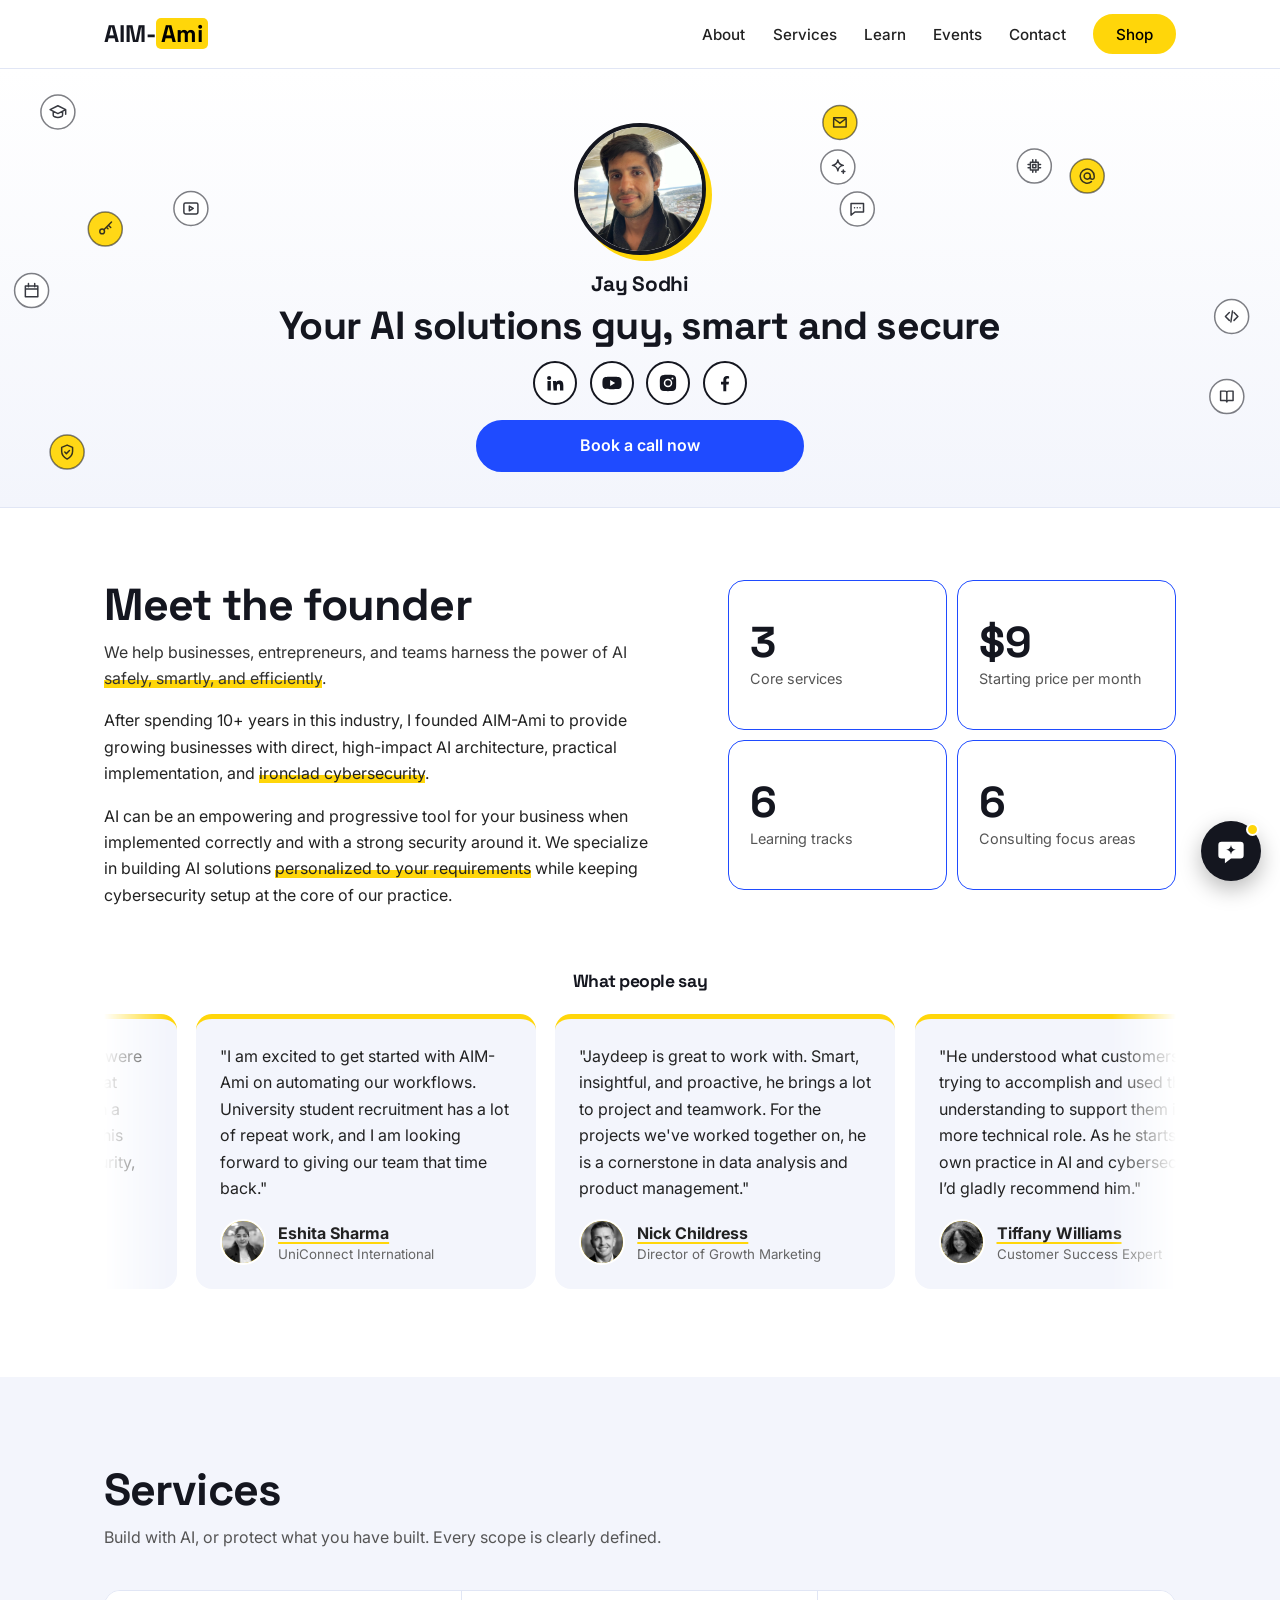
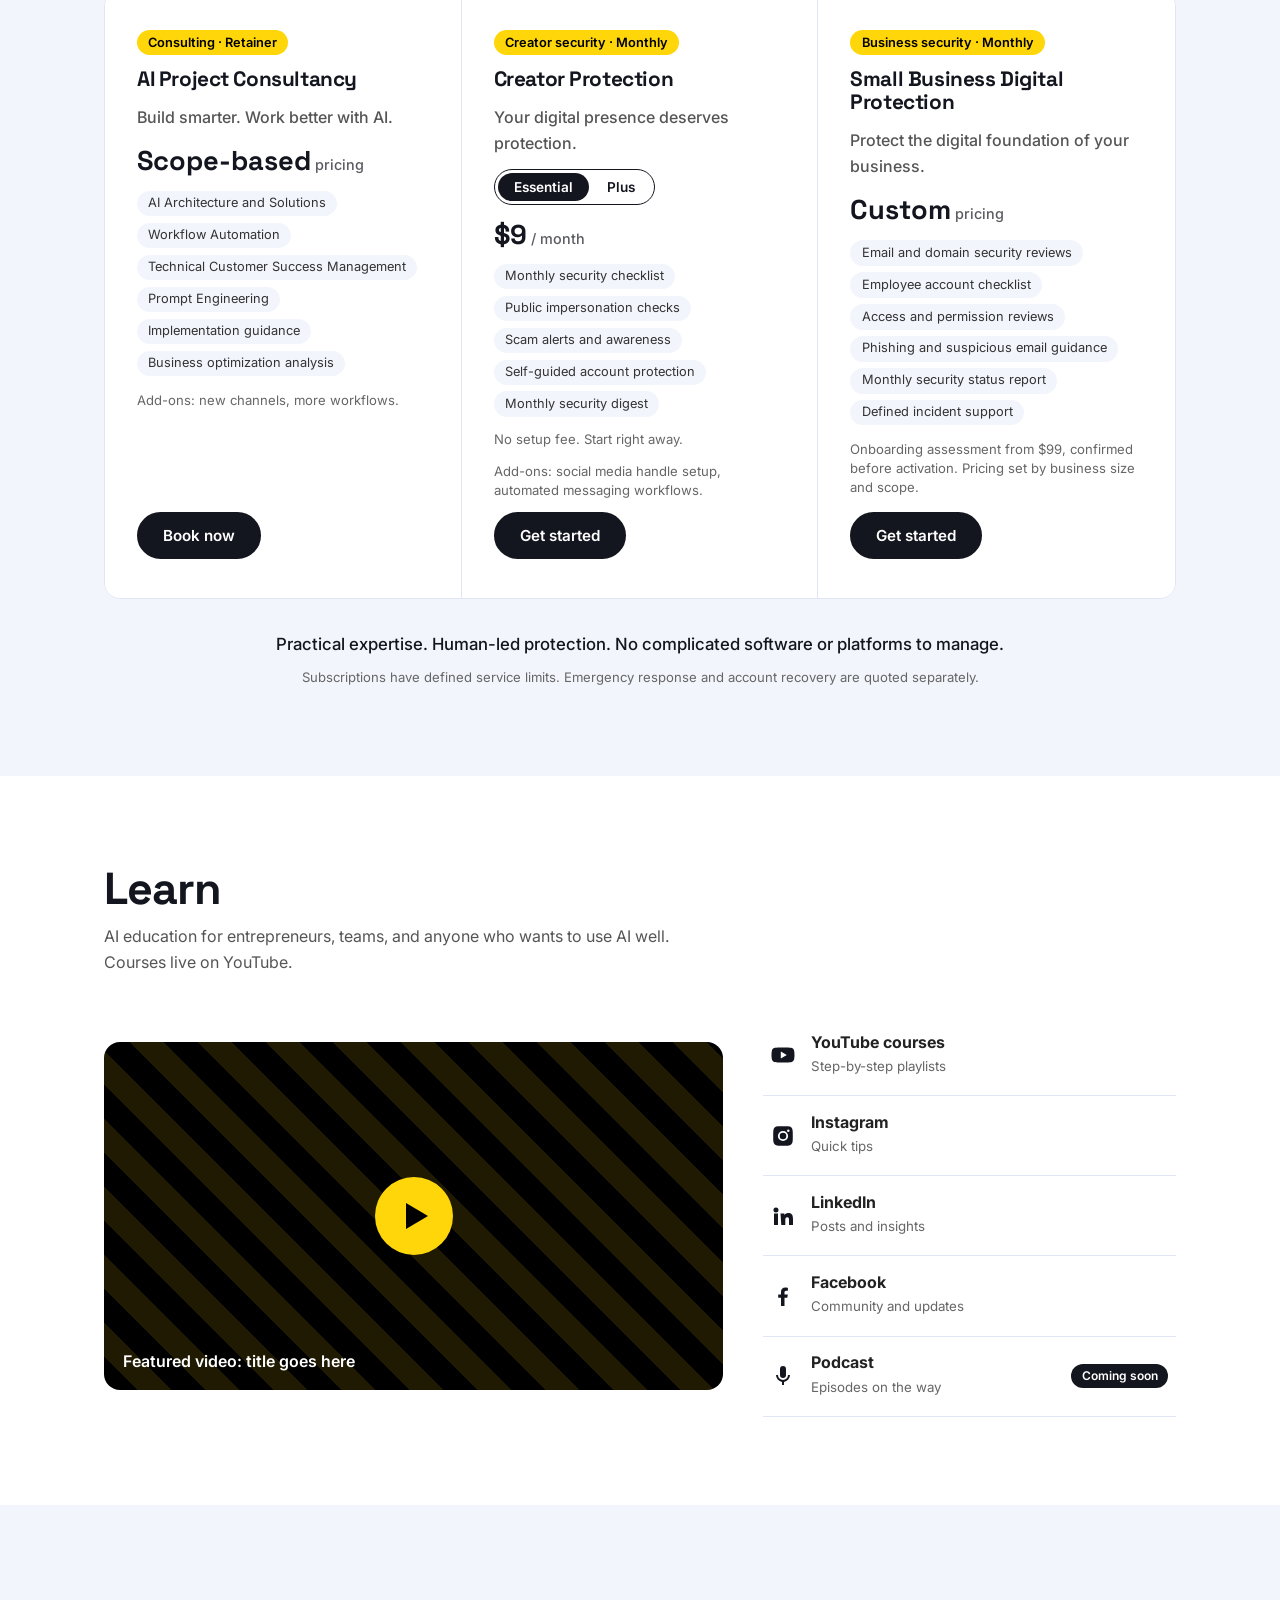
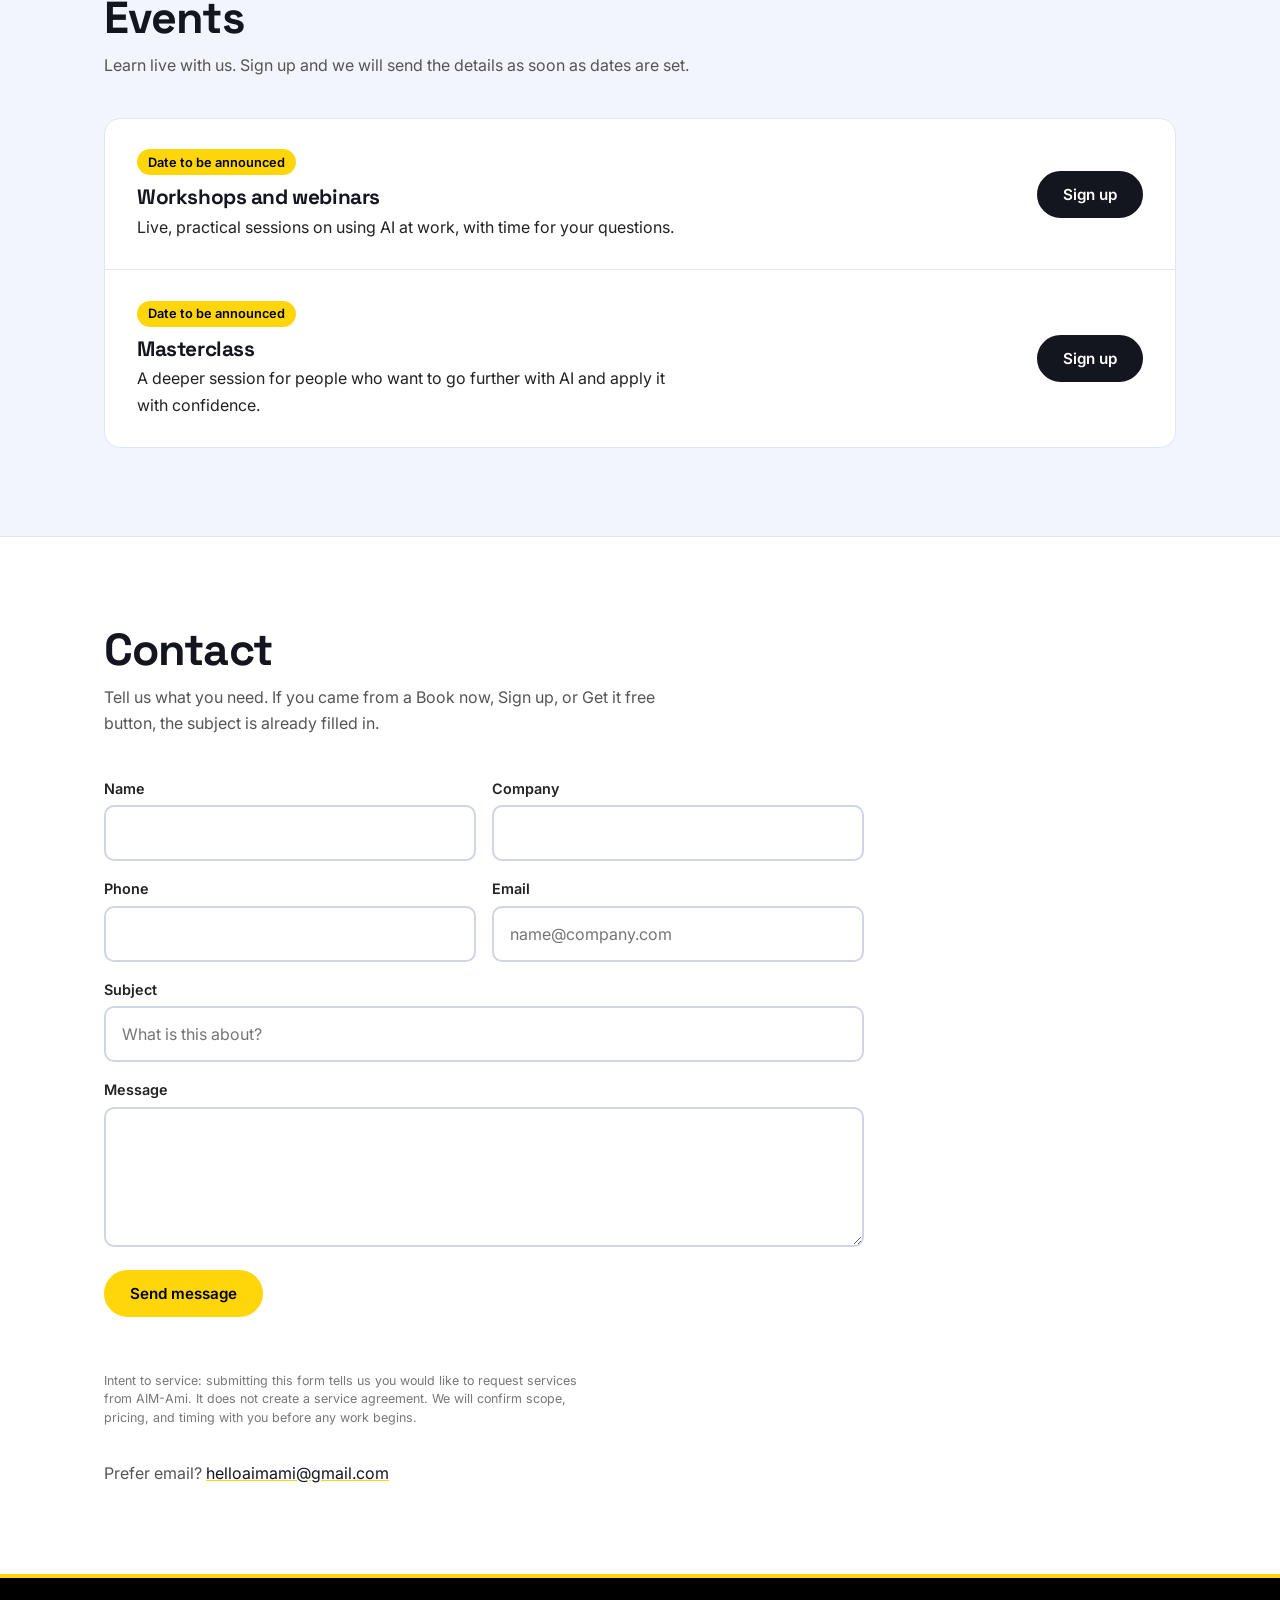
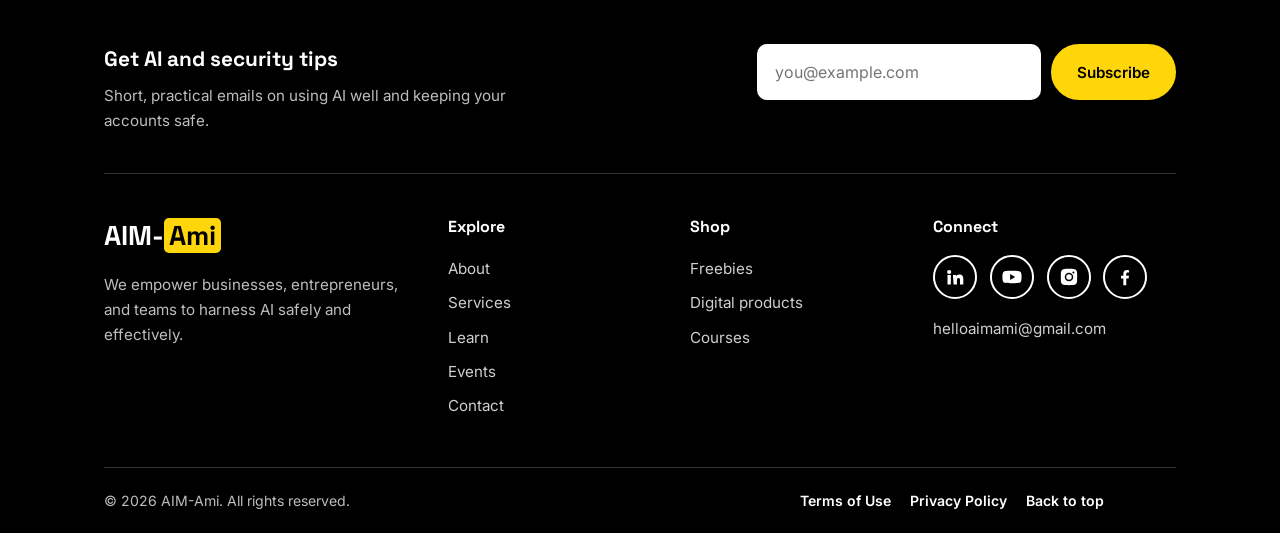
<file: index.html>
<!DOCTYPE html>
<html lang="en"><head><meta charset="utf-8"><meta name="viewport" content="width=device-width,initial-scale=1">
<title>AIM-Ami | AI architecture, cybersecurity, and education</title><meta name="description" content="AIM-Ami helps businesses, entrepreneurs, and teams use AI safely and effectively, with AI architecture help, cybersecurity for social media accounts, and AI education.">
<link rel="preconnect" href="https://fonts.googleapis.com"><link rel="preconnect" href="https://fonts.gstatic.com" crossorigin>
<link href="https://fonts.googleapis.com/css2?family=Inter:wght@400;500;600&family=Space+Grotesk:wght@500;700&display=swap" rel="stylesheet">
<!-- Google Tag Manager -->
<script>(function(w,d,s,l,i){w[l]=w[l]||[];w[l].push({'gtm.start':new Date().getTime(),event:'gtm.js'});var f=d.getElementsByTagName(s)[0],j=d.createElement(s),dl=l!='dataLayer'?'&l='+l:'';j.async=true;j.src='https://www.googletagmanager.com/gtm.js?id='+i+dl;f.parentNode.insertBefore(j,f);})(window,document,'script','dataLayer','GTM-WCK82QLB');</script>
<!-- End Google Tag Manager -->
<link rel="stylesheet" href="styles.css?v=15"></head><body>
<noscript><iframe src="https://www.googletagmanager.com/ns.html?id=GTM-WCK82QLB" height="0" width="0" style="display:none;visibility:hidden"></iframe></noscript><header class="nav"><div class="wrap">
  <a class="logo" href="#about">AIM-<b>Ami</b><i></i></a>
  <button class="burger" aria-label="Menu" aria-expanded="false">&#9776;</button>
  <ul class="links"><li><a href="#about">About</a></li><li><a href="#services">Services</a></li><li><a href="#learn">Learn</a></li><li><a href="#events">Events</a></li><li><a href="#contact">Contact</a></li><li><a class="btn shop" href="shop.html">Shop</a></li></ul>
</div></header>
<main id="top">
<section id="about"><div class="hero"><canvas id="net" aria-hidden="true"></canvas>
  <div class="wrap">
    <!-- Headshots: Jaydeep1.webp shows by default, Jaydeep2.webp fades in on hover. Both files sit in the same folder as this page -->
    <div class="head" tabindex="0"><span class="ph ph1">Photo 1</span><span class="ph ph2">Photo 2</span>
      <img class="p1" src="Jaydeep1.webp" alt="Jaydeep, founder of AIM-Ami" onerror="this.remove()"><img class="p2" src="Jaydeep2.webp" alt="" onerror="this.remove()"></div>
    <p class="founder"><b>Jay Sodhi</b></p>
    <h1>Your AI solutions guy, smart and secure</h1>
    <div class="social" aria-label="Social links"><a href="https://www.linkedin.com/in/jaydeep-sodhi/" aria-label="LinkedIn" target="_blank" rel="noopener"><svg viewBox="0 0 24 24" width="22" height="22" aria-hidden="true"><path d="M4.98 3.5a2.5 2.5 0 1 1 0 5 2.5 2.5 0 0 1 0-5zM3 9.5h4V21H3zM9.5 9.5h3.8v1.6h.1c.5-1 1.8-2 3.8-2 4 0 4.8 2.6 4.8 6V21h-4v-5c0-1.2 0-2.8-1.7-2.8s-2 1.3-2 2.7V21h-4z"/></svg></a><a href="https://www.youtube.com/@AIM-Ami" aria-label="YouTube" target="_blank" rel="noopener"><svg viewBox="0 0 24 24" width="22" height="22" aria-hidden="true"><path d="M23 7.2a3 3 0 0 0-2.1-2.1C19 4.600 12 4.600 12 4.600s-7 0-8.9.5A3 3 0 0 0 1 7.200C.5 9.100.5 12 .5 12s0 2.900.5 4.800a3 3 0 0 0 2.1 2.1c1.900.5 8.9.5 8.9.5s7 0 8.9-.5a3 3 0 0 0 2.1-2.1c.5-1.900.5-4.800.5-4.800s0-2.900-.5-4.800zM9.800 15.500v-7l6 3.500z"/></svg></a><a href="https://www.instagram.com/helloaimami/" aria-label="Instagram" target="_blank" rel="noopener"><svg viewBox="0 0 24 24" width="22" height="22" aria-hidden="true"><path d="M12 2.200c3.200 0 3.600 0 4.800.1 3.300.1 4.800 1.700 4.900 4.900.1 1.300.1 1.600.1 4.800s0 3.600-.1 4.800c-.1 3.200-1.700 4.800-4.900 4.900-1.300.1-1.600.1-4.800.1s-3.600 0-4.800-.1c-3.300-.1-4.800-1.700-4.900-4.900C2.200 15.600 2.200 15.200 2.200 12s0-3.600.1-4.800C2.400 3.900 4 2.400 7.200 2.300 8.400 2.200 8.800 2.200 12 2.200zM12 6.900a5.100 5.100 0 1 0 0 10.200 5.100 5.100 0 0 0 0-10.200zm0 8.400a3.300 3.300 0 1 1 0-6.600 3.300 3.300 0 0 1 0 6.600zm5.300-9.800a1.200 1.200 0 1 0 0 2.400 1.200 1.200 0 0 0 0-2.400z"/></svg></a><a href="https://www.facebook.com/Aim.Ami/" aria-label="Facebook" target="_blank" rel="noopener"><svg viewBox="0 0 24 24" width="22" height="22" aria-hidden="true"><path d="M13.5 22v-8.2h2.8l.5-3.3h-3.3V8.4c0-.9.4-1.7 1.8-1.7h1.6V3.9S15.6 3.6 14.3 3.6c-2.7 0-4.3 1.6-4.3 4.5v2.4H7.200v3.3H10V22z"/></svg></a></div>
    <div class="hero-cta"><a class="cta-call" href="#contact" data-subject="Discovery call (25 minutes)"><span class="cta-a">Book a call now</span><span class="cta-b">$29 fee, credited toward services</span></a></div>
  </div></div>
<div class="wrap">
  <div class="bio">
    <div>
      <h2>Meet the founder</h2>
      <!-- PLACEHOLDER: add credentials, employers, and certifications to the bio below if you want -->
      <p class="lead">We help businesses, entrepreneurs, and teams harness the power of AI <span class="mark">safely, smartly, and efficiently</span>.</p>
      <p>After spending 10+ years in this industry, I founded AIM-Ami to provide growing businesses with direct, high-impact AI architecture, practical implementation, and <span class="mark">ironclad cybersecurity</span>.</p>
      <p>AI can be an empowering and progressive tool for your business when implemented correctly and with a strong security around it. We specialize in building AI solutions <span class="mark">personalized to your requirements</span> while keeping cybersecurity setup at the core of our practice.</p>
    </div>
    <div class="stats" aria-label="At a glance">
      <div class="flip" tabindex="0"><div class="inner"><div class="face front"><b>3</b><span>Core services</span></div><div class="face back"><p>AI Project Consultancy, Creator Protection, and Small Business Digital Protection.</p></div></div></div>
      <div class="flip" tabindex="0"><div class="inner"><div class="face front"><b>$9</b><span>Starting price per month</span></div><div class="face back"><p>Creator Essential has no setup fee. Creator Plus is $19 a month.</p></div></div></div>
      <div class="flip" tabindex="0"><div class="inner"><div class="face front"><b>6</b><span>Learning tracks</span></div><div class="face back"><p>Courses in entrepreneurship, prompting, languages, and growth, plus workshops and a masterclass.</p></div></div></div>
      <div class="flip" tabindex="0"><div class="inner"><div class="face front"><b>6</b><span>Consulting focus areas</span></div><div class="face back"><p>AI architecture, workflow automation, technical customer success, prompt engineering, implementation, and business optimization.</p></div></div></div>
    </div>
  </div>
  <!-- PLACEHOLDER: SAMPLE testimonials. Replace with real, permissioned quotes. Swap the initials in .av for <img src="images/name.jpg" alt=""> to show a headshot -->
  <div class="marquee"><h3>What people say</h3>
    <div class="scroller" tabindex="0" role="region" aria-label="Testimonials, scroll sideways to read more"><div class="track"><figure class="quote"><p>"I am excited to get started with AIM-Ami on automating our workflows. University student recruitment has a lot of repeat work, and I am looking forward to giving our team that time back."</p><div class="who"><div class="av">ES<img src="Eshita.webp" alt="" style="filter:grayscale(100%);-webkit-filter:grayscale(100%)" onerror="this.remove()"></div><div><b><a class="qname" href="https://www.linkedin.com/in/jaydeep-sodhi/details/recommendations/?detailScreenTabIndex=0" target="_blank" rel="noopener">Eshita Sharma</a></b><small>UniConnect International</small></div></div></figure><figure class="quote"><p>"Jaydeep is great to work with. Smart, insightful, and proactive, he brings a lot to project and teamwork. For the projects we've worked together on, he is a cornerstone in data analysis and product management."</p><div class="who"><div class="av">NC<img src="Nick.webp" alt="" style="filter:grayscale(100%);-webkit-filter:grayscale(100%)" onerror="this.remove()"></div><div><b><a class="qname" href="https://www.linkedin.com/in/jaydeep-sodhi/details/recommendations/?detailScreenTabIndex=0" target="_blank" rel="noopener">Nick Childress</a></b><small>Director of Growth Marketing</small></div></div></figure><figure class="quote"><p>"He understood what customers were trying to accomplish and used that understanding to support them in a more technical role. As he starts his own practice in AI and cybersecurity, I’d gladly recommend him."</p><div class="who"><div class="av">TW<img src="Tiffany.webp" alt="" style="filter:grayscale(100%);-webkit-filter:grayscale(100%)" onerror="this.remove()"></div><div><b><a class="qname" href="https://www.linkedin.com/in/jaydeep-sodhi/details/recommendations/?detailScreenTabIndex=0" target="_blank" rel="noopener">Tiffany Williams</a></b><small>Customer Success Expert</small></div></div></figure></div></div></div>
</div></section>

<section id="services"><div class="wrap">
  <h2>Services</h2>
  <p class="sub">Build with AI, or protect what you have built. Every scope is clearly defined.</p>
  <div class="svc">
    <div class="panel"><span class="tag">Consulting · Retainer</span><h3>AI Project Consultancy</h3><p class="tagline">Build smarter. Work better with AI.</p>
      <div class="price">Scope-based<small> pricing</small></div>
      <div class="chips"><span>AI Architecture and Solutions</span><span>Workflow Automation</span><span>Technical Customer Success Management</span><span>Prompt Engineering</span><span>Implementation guidance</span><span>Business optimization analysis</span></div>
      <p class="micro">Add-ons: new channels, more workflows.</p>
      <a class="btn" href="#contact" data-subject="AI Project Consultancy">Book now</a></div>
    <div class="panel"><span class="tag">Creator security · Monthly</span><h3>Creator Protection</h3><p class="tagline">Your digital presence deserves protection.</p>
      <div class="seg" role="tablist" aria-label="Plan"><button type="button" role="tab" aria-selected="true" data-pane="p-ess" data-sub="Creator Protection: Essential ($9/month)">Essential</button><button type="button" role="tab" aria-selected="false" data-pane="p-plus" data-sub="Creator Protection: Plus ($19/month)">Plus</button></div>
      <div class="pane" id="p-ess" role="tabpanel"><div class="price">$9<small> / month</small></div>
        <div class="chips"><span>Monthly security checklist</span><span>Public impersonation checks</span><span>Scam alerts and awareness</span><span>Self-guided account protection</span><span>Monthly security digest</span></div>
        <p class="micro">No setup fee. Start right away.</p>
        <p class="micro">Add-ons: social media handle setup, automated messaging workflows.</p></div>
      <div class="pane" id="p-plus" role="tabpanel" hidden><div class="price">$19<small> / month</small></div>
        <div class="chips"><span>Everything in Essential</span><span>2 personal security reviews a year</span><span>Suspicious collaboration email review</span><span>Quarterly exposure review</span><span>Priority incident guidance</span></div>
        <p class="micro">$29 one-time onboarding: initial assessment and personalized setup.</p>
        <p class="micro">Add-ons: social media handle setup, automated messaging workflows.</p></div>
      <a class="btn" href="#contact" data-subject="Creator Protection: Essential ($9/month)">Get started</a></div>
    <div class="panel"><span class="tag">Business security · Monthly</span><h3>Small Business Digital Protection</h3><p class="tagline">Protect the digital foundation of your business.</p>
      <div class="price">Custom<small> pricing</small></div>
      <div class="chips"><span>Email and domain security reviews</span><span>Employee account checklist</span><span>Access and permission reviews</span><span>Phishing and suspicious email guidance</span><span>Monthly security status report</span><span>Defined incident support</span></div>
      <p class="micro">Onboarding assessment from $99, confirmed before activation. Pricing set by business size and scope.</p>
      <a class="btn" href="#contact" data-subject="Small Business Digital Protection">Get started</a></div>
  </div>
  <p class="note ctr">Practical expertise. Human-led protection. No complicated software or platforms to manage.</p>
  <p class="fine ctr">Subscriptions have defined service limits. Emergency response and account recovery are quoted separately.</p>
</div></section>

<section id="learn"><div class="wrap">
  <h2>Learn</h2>
  <p class="sub">AI education for entrepreneurs, teams, and anyone who wants to use AI well. Courses live on YouTube.</p>
  <div class="learn">
    <!-- PLACEHOLDER: link to your featured video, or replace this block with a YouTube iframe embed -->
    <a class="video" href="https://www.youtube.com/@AIM-Ami" target="_blank" rel="noopener" aria-label="Watch featured video"><div class="play"></div><span class="cap">Featured video: title goes here</span></a>
    <div class="side">
      <a class="row" href="https://www.youtube.com/@AIM-Ami" target="_blank" rel="noopener"><svg viewBox="0 0 24 24" width="22" height="22" aria-hidden="true"><path d="M23 7.2a3 3 0 0 0-2.1-2.1C19 4.600 12 4.600 12 4.600s-7 0-8.9.5A3 3 0 0 0 1 7.200C.5 9.100.5 12 .5 12s0 2.900.5 4.800a3 3 0 0 0 2.1 2.1c1.900.5 8.9.5 8.9.5s7 0 8.9-.5a3 3 0 0 0 2.1-2.1c.5-1.900.5-4.800.5-4.800s0-2.900-.5-4.800zM9.800 15.500v-7l6 3.500z"/></svg><div><b>YouTube courses</b><small>Step-by-step playlists</small></div></a>
      <a class="row" href="https://www.instagram.com/helloaimami/" target="_blank" rel="noopener"><svg viewBox="0 0 24 24" width="22" height="22" aria-hidden="true"><path d="M12 2.200c3.200 0 3.600 0 4.800.1 3.300.1 4.800 1.700 4.900 4.900.1 1.300.1 1.600.1 4.800s0 3.600-.1 4.800c-.1 3.200-1.700 4.800-4.900 4.900-1.300.1-1.600.1-4.800.1s-3.600 0-4.800-.1c-3.300-.1-4.800-1.700-4.900-4.900C2.200 15.600 2.200 15.200 2.200 12s0-3.600.1-4.800C2.400 3.900 4 2.400 7.200 2.300 8.400 2.200 8.800 2.200 12 2.200zM12 6.900a5.100 5.100 0 1 0 0 10.200 5.100 5.100 0 0 0 0-10.200zm0 8.400a3.300 3.300 0 1 1 0-6.600 3.300 3.300 0 0 1 0 6.600zm5.300-9.800a1.200 1.200 0 1 0 0 2.400 1.200 1.200 0 0 0 0-2.400z"/></svg><div><b>Instagram</b><small>Quick tips</small></div></a>
      <a class="row" href="https://www.linkedin.com/in/jaydeep-sodhi/" target="_blank" rel="noopener"><svg viewBox="0 0 24 24" width="22" height="22" aria-hidden="true"><path d="M4.98 3.5a2.5 2.5 0 1 1 0 5 2.5 2.5 0 0 1 0-5zM3 9.5h4V21H3zM9.5 9.5h3.8v1.6h.1c.5-1 1.8-2 3.8-2 4 0 4.8 2.6 4.8 6V21h-4v-5c0-1.2 0-2.8-1.7-2.8s-2 1.3-2 2.7V21h-4z"/></svg><div><b>LinkedIn</b><small>Posts and insights</small></div></a>
      <a class="row" href="https://www.facebook.com/Aim.Ami/" target="_blank" rel="noopener"><svg viewBox="0 0 24 24" width="22" height="22" aria-hidden="true"><path d="M13.5 22v-8.2h2.8l.5-3.3h-3.3V8.4c0-.9.4-1.7 1.8-1.7h1.6V3.9S15.6 3.6 14.3 3.6c-2.7 0-4.3 1.6-4.3 4.5v2.4H7.200v3.3H10V22z"/></svg><div><b>Facebook</b><small>Community and updates</small></div></a>
      <div class="row soon"><svg viewBox="0 0 24 24" width="22" height="22" aria-hidden="true"><path d="M12 14a3 3 0 0 0 3-3V5a3 3 0 0 0-6 0v6a3 3 0 0 0 3 3zm5-3a5 5 0 0 1-10 0H5a7 7 0 0 0 6 6.900V21h2v-3.100A7 7 0 0 0 19 11z"/></svg><div><b>Podcast</b><small>Episodes on the way</small></div><span class="pill">Coming soon</span></div>
    </div>
  </div>
</div></section>

<section id="events"><div class="wrap">
  <h2>Events</h2>
  <p class="sub">Learn live with us. Sign up and we will send the details as soon as dates are set.</p>
  <!-- PLACEHOLDER: add real dates, times, and topics for each event -->
  <div class="evlist">
    <div class="event"><div><span class="tag">Date to be announced</span><h3>Workshops and webinars</h3><p>Live, practical sessions on using AI at work, with time for your questions.</p></div>
      <a class="btn" href="#contact" data-subject="Event sign-up: Workshops and webinars">Sign up</a></div>
    <div class="event"><div><span class="tag">Date to be announced</span><h3>Masterclass</h3><p>A deeper session for people who want to go further with AI and apply it with confidence.</p></div>
      <a class="btn" href="#contact" data-subject="Event sign-up: Masterclass">Sign up</a></div>
  </div>
</div></section>

<section id="contact"><div class="wrap">
  <h2>Contact</h2>
  <p class="sub">Tell us what you need. If you came from a Book now, Sign up, or Get it free button, the subject is already filled in.</p>
    <form id="contact-form" action="https://formspree.io/f/xnppyqea" method="POST">
    <div><label for="name">Name</label><input id="name" name="name" required autocomplete="name"></div>
    <div><label for="company">Company</label><input id="company" name="company" autocomplete="organization"></div>
    <div><label for="phone">Phone</label><input id="phone" name="phone" type="tel" autocomplete="tel"></div>
    <div><label for="email">Email</label><input id="email" name="email" type="email" required autocomplete="email" placeholder="name@company.com"></div>
    <div class="full"><label for="subject">Subject</label><input id="subject" name="subject" placeholder="What is this about?"></div>
    <div class="full"><label for="message">Message</label><textarea id="message" name="message" required></textarea></div>
    <input class="hp" type="text" name="_gotcha" tabindex="-1" autocomplete="off" aria-hidden="true">
    <div class="full"><button class="btn" type="submit">Send message</button><div id="status" role="status"></div><p class="intent">Intent to service: submitting this form tells us you would like to request services from AIM-Ami. It does not create a service agreement. We will confirm scope, pricing, and timing with you before any work begins.</p></div>
  </form>
  <p class="mail">Prefer email? <a href="mailto:helloaimami@gmail.com">helloaimami@gmail.com</a></p>
</div></section>
</main>
<footer><div class="wrap">
  <div class="fnl">
    <div><h4>Get AI and security tips</h4><p>Short, practical emails on using AI well and keeping your accounts safe.</p></div>
    <div class="fnl-r">
      <form class="nl-form" action="https://formspree.io/f/mqppokrp" method="POST"><label class="sr" for="fnl-email">Email</label><input id="fnl-email" type="email" name="email" required placeholder="you@example.com" autocomplete="email"><input type="hidden" name="_subject" value="Newsletter sign-up"><input class="hp" type="text" name="_gotcha" tabindex="-1" autocomplete="off" aria-hidden="true"><button class="btn" type="submit">Subscribe</button></form>
      <p class="nl-status" role="status"></p></div>
  </div>
  <div class="fgrid">
    <div><a class="logo" href="#about">AIM-<b>Ami</b><i></i></a><p>We empower businesses, entrepreneurs, and teams to harness AI safely and effectively.</p></div>
    <div><h4>Explore</h4><ul><li><a href="#about">About</a></li><li><a href="#services">Services</a></li><li><a href="#learn">Learn</a></li><li><a href="#events">Events</a></li><li><a href="#contact">Contact</a></li></ul></div>
    <div><h4>Shop</h4><ul><li><a href="shop.html#freebies">Freebies</a></li><li><a href="shop.html#products">Digital products</a></li><li><a href="shop.html#courses">Courses</a></li></ul></div>
    <div><h4>Connect</h4><div class="social"><a href="https://www.linkedin.com/in/jaydeep-sodhi/" aria-label="LinkedIn" target="_blank" rel="noopener"><svg viewBox="0 0 24 24" width="22" height="22" aria-hidden="true"><path d="M4.98 3.5a2.5 2.5 0 1 1 0 5 2.5 2.5 0 0 1 0-5zM3 9.5h4V21H3zM9.5 9.5h3.8v1.6h.1c.5-1 1.8-2 3.8-2 4 0 4.8 2.6 4.8 6V21h-4v-5c0-1.2 0-2.8-1.7-2.8s-2 1.3-2 2.7V21h-4z"/></svg></a><a href="https://www.youtube.com/@AIM-Ami" aria-label="YouTube" target="_blank" rel="noopener"><svg viewBox="0 0 24 24" width="22" height="22" aria-hidden="true"><path d="M23 7.2a3 3 0 0 0-2.1-2.1C19 4.600 12 4.600 12 4.600s-7 0-8.9.5A3 3 0 0 0 1 7.200C.5 9.100.5 12 .5 12s0 2.900.5 4.800a3 3 0 0 0 2.1 2.1c1.900.5 8.9.5 8.9.5s7 0 8.9-.5a3 3 0 0 0 2.1-2.1c.5-1.900.5-4.800.5-4.800s0-2.900-.5-4.800zM9.800 15.500v-7l6 3.500z"/></svg></a><a href="https://www.instagram.com/helloaimami/" aria-label="Instagram" target="_blank" rel="noopener"><svg viewBox="0 0 24 24" width="22" height="22" aria-hidden="true"><path d="M12 2.200c3.200 0 3.600 0 4.800.1 3.300.1 4.800 1.700 4.900 4.900.1 1.300.1 1.600.1 4.800s0 3.600-.1 4.800c-.1 3.200-1.700 4.800-4.900 4.900-1.300.1-1.600.1-4.800.1s-3.600 0-4.800-.1c-3.300-.1-4.800-1.700-4.900-4.900C2.200 15.600 2.200 15.200 2.200 12s0-3.600.1-4.800C2.400 3.900 4 2.400 7.200 2.300 8.400 2.200 8.800 2.200 12 2.200zM12 6.900a5.100 5.100 0 1 0 0 10.200 5.100 5.100 0 0 0 0-10.200zm0 8.400a3.300 3.300 0 1 1 0-6.600 3.300 3.300 0 0 1 0 6.600zm5.300-9.800a1.200 1.200 0 1 0 0 2.400 1.200 1.200 0 0 0 0-2.400z"/></svg></a><a href="https://www.facebook.com/Aim.Ami/" aria-label="Facebook" target="_blank" rel="noopener"><svg viewBox="0 0 24 24" width="22" height="22" aria-hidden="true"><path d="M13.5 22v-8.2h2.8l.5-3.3h-3.3V8.4c0-.9.4-1.7 1.8-1.7h1.6V3.9S15.6 3.6 14.3 3.6c-2.7 0-4.3 1.6-4.3 4.5v2.4H7.200v3.3H10V22z"/></svg></a></div><ul><li><a href="mailto:helloaimami@gmail.com">helloaimami@gmail.com</a></li></ul></div>
  </div>
  <div class="fbar"><span>&copy; 2026 AIM-Ami. All rights reserved.</span><span class="flinks"><a href="terms.html">Terms of Use</a><a href="privacy.html">Privacy Policy</a><a href="#top">Back to top</a></span></div>
</div></footer>
<div class="nl-modal" id="nl-modal" role="dialog" aria-modal="true" aria-labelledby="nl-title" data-nl-auto="on" hidden>
  <div class="nl-box"><button class="nl-close" type="button" aria-label="Close">&times;</button>
    <h3 id="nl-title">Get AI and security tips in your inbox</h3>
    <p>Short, practical emails on using AI well and keeping your accounts safe. No spam.</p>
    <form class="nl-form" action="https://formspree.io/f/mqppokrp" method="POST"><label class="sr" for="nl-email">Email</label><input id="nl-email" type="email" name="email" required placeholder="you@example.com" autocomplete="email"><input type="hidden" name="_subject" value="Newsletter sign-up"><input class="hp" type="text" name="_gotcha" tabindex="-1" autocomplete="off" aria-hidden="true"><button class="btn" type="submit">Subscribe</button></form>
    <p class="nl-status" role="status"></p>
    <small>Unsubscribe anytime. See our <a href="privacy.html">Privacy Policy</a>.</small></div></div>
<!-- PLACEHOLDER: free chatbot goes here. Paste your chatbot embed script inside this div. -->
<div id="chatbot-slot">
  <div class="chat-teaser" id="chat-teaser" hidden><span>Chat with Aima</span><button type="button" class="chat-teaser-x" aria-label="Dismiss">&times;</button></div>
  <div class="chat-panel" role="dialog" aria-label="Chat with Aima"><b>Chat with Aima</b><p>Aima needs JavaScript to chat. You can also use the contact form.</p></div>
  <button class="chat-btn" aria-label="Chat with Aima" title="Chat with Aima"><svg viewBox="0 0 32 32" width="30" height="30" aria-hidden="true"><path d="M6 6h20a3.5 3.5 0 0 1 3.500 3.500v11A3.500 3.500 0 0 1 26 24H16l-6.500 5v-5H6a3.500 3.500 0 0 1-3.500-3.500v-11A3.500 3.500 0 0 1 6 6z" fill="#fff"/><path d="M16 9.500c.55 3.200 1.900 4.550 5.100 5.100-3.200.55-4.550 1.900-5.100 5.100-.55-3.200-1.900-4.550-5.100-5.100 3.200-.55 4.550-1.900 5.100-5.100z" fill="#14161f"/></svg><i class="chat-dot" aria-hidden="true"></i></button>
</div>
<script src="main.js?v=15"></script><script src="firebase-config.js?v=15"></script><script src="chat.js?v=15" defer></script></body></html>
</file>
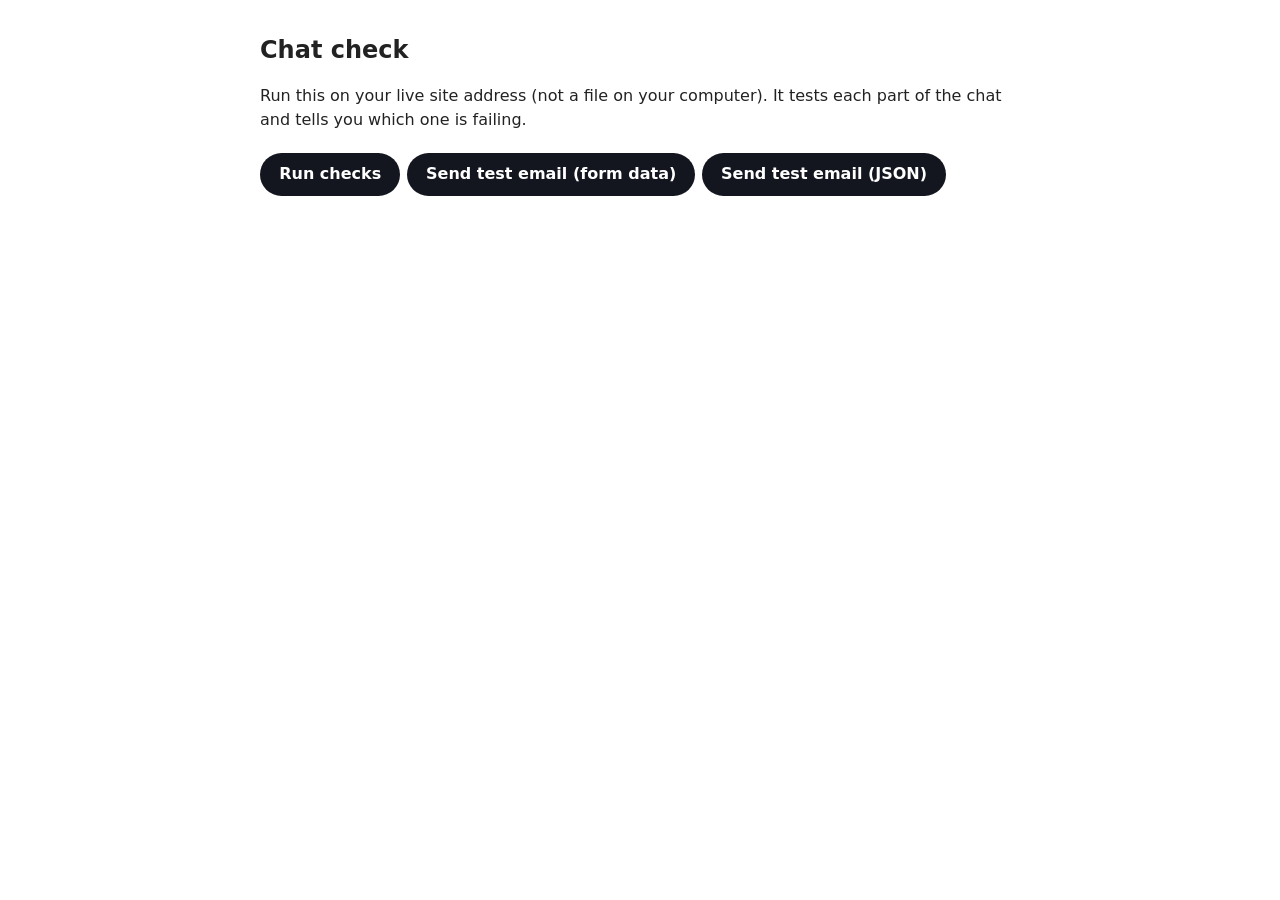
<file: chat-check.html>
<!DOCTYPE html>
<html lang="en"><head><meta charset="utf-8"><meta name="viewport" content="width=device-width,initial-scale=1"><meta name="robots" content="noindex,nofollow">
<title>Chat check | AIM-Ami</title>
<style>
body{font-family:system-ui,sans-serif;max-width:760px;margin:2rem auto;padding:0 1rem;color:#222;line-height:1.5}
h1{font-size:1.5rem}.row{border:1px solid #e1e6f5;border-radius:12px;padding:.8rem 1rem;margin:.6rem 0}
.ok b{color:#0a7a2f}.bad b{color:#b00020}.wait b{color:#777}.hint{color:#555;font-size:.9rem;margin-top:.3rem}
code{background:#f3f5fc;padding:.1rem .35rem;border-radius:6px;word-break:break-all}
button{font:inherit;font-weight:600;background:#14161f;color:#fff;border:0;border-radius:999px;padding:.6rem 1.2rem;cursor:pointer;margin:.3rem .4rem .3rem 0}button:hover{background:#1F4BFF}
</style></head><body>
<h1>Chat check</h1>
<p>Run this on your live site address (not a file on your computer). It tests each part of the chat and tells you which one is failing.</p>
<button id="run" type="button">Run checks</button><button id="mail" type="button">Send test email (form data)</button><button id="mailjson" type="button">Send test email (JSON)</button>
<div id="out"></div>
<script src="firebase-config.js"></script>
<script type="module">
const CFG=window.AIM_CONFIG||{},FB=CFG.firebase||{},SDK='https://www.gstatic.com/firebasejs/'+(CFG.sdk||'12.15.0')+'/',out=document.getElementById('out');
const row=(t)=>{const d=document.createElement('div');d.className='row wait';d.innerHTML='<b>...</b> '+t;out.appendChild(d);return(ok,msg,hint)=>{d.className='row '+(ok?'ok':'bad');d.innerHTML='<b>'+(ok?'Pass':'Fail')+'</b> '+t+(msg?': <code></code>':'')+(hint&&!ok?'<div class="hint">'+hint+'</div>':'');if(msg)d.querySelector('code').textContent=msg}};
const code=e=>e&&(e.code||e.message)||String(e);
function explain(m){
  if(/are blocked|API_KEY_SERVICE_BLOCKED/i.test(m)&&/referer|referrer/i.test(m))return 'Your API key only allows certain websites. In Google Cloud console > APIs & Services > Credentials, open the key from firebase-config.js and add your site address (for example https://yourname.github.io/*) under Website restrictions.';
  if(/are blocked|API_KEY_SERVICE_BLOCKED/i.test(m))return 'Your Firebase API key is restricted and is not allowed to call the AI service. In Google Cloud console > APIs & Services > Credentials, open the key named in firebase-config.js, and under API restrictions add <b>Firebase AI Logic API</b> (firebasevertexai.googleapis.com). Save, wait about 5 minutes, then run the check again.';
  if(/deactivated|must enforce/i.test(m))return 'Firebase AI Logic needs App Check enforced. In Firebase > App Check > APIs, enforce App Check for Firebase AI Logic, then run the check again.';
  if(/app ?check/i.test(m))return 'The AI service rejected the App Check token. In Firebase > App Check, confirm your web app is registered with reCAPTCHA Enterprise, and that this site address is allowed for the reCAPTCHA key.';
  if(/genai config not found/i.test(m))return 'Finish the AI setup: Firebase console > AI Logic > Get started > choose <b>Gemini Developer API</b> and enable it. If you just did this, wait a few minutes and try again.';
  if(/API key not valid/i.test(m))return 'The apiKey in firebase-config.js is not valid for this project. Copy the web app config again from Project settings.';
  if(/has not been used|SERVICE_DISABLED|is disabled/i.test(m))return 'Enable the <b>Firebase AI Logic API</b> (firebasevertexai.googleapis.com) in Google Cloud console > APIs & Services > Library for project '+FB.projectId+'.';
  if(/429|quota|RESOURCE_EXHAUSTED/i.test(m))return 'The free quota or rate limit was reached. Wait a minute and retry. Check usage in Firebase > AI Logic.';
  if(/model|404|not found/i.test(m))return 'The model name may be wrong or retired. Change aiModel in firebase-config.js (for example gemini-2.5-flash-lite) and retry.';
  if(/Failed to fetch|NetworkError|Load failed/i.test(m))return 'The browser could not reach the AI service. Try without an ad blocker or VPN.';
  return 'Read the message above. It usually names the exact problem.'}
document.getElementById('run').onclick=async()=>{
  out.innerHTML='';
  let r=row('Page address');const o=location.origin;
  r(location.protocol==='https:'||location.hostname==='localhost',o,'Open this page from your https:// site address. A file on your computer cannot use Firebase sign-in or reCAPTCHA.');
  r=row('Firebase settings');const ok=!!(FB.apiKey&&FB.projectId&&!String(FB.apiKey).includes('PASTE'));r(ok,FB.projectId,'Fill in firebase-config.js.');if(!ok)return;
  let m,app,auth,fs,chk;
  r=row('Load Firebase');try{m=await Promise.all([import(SDK+'firebase-app.js'),import(SDK+'firebase-auth.js'),import(SDK+'firebase-firestore.js')]);app=m[0].initializeApp(FB);auth=m[1].getAuth(app);fs=m[2];r(true,'SDK '+(CFG.sdk||''))}catch(e){r(false,code(e),'The browser could not load Firebase from gstatic.com. Check your connection or an ad blocker.');return}
  const ac=CFG.appCheck||{};
  if(ac.siteKey){r=row('App Check (reCAPTCHA)');try{chk=await import(SDK+'firebase-app-check.js');const ap=chk.initializeAppCheck(app,{provider:new chk.ReCaptchaEnterpriseProvider(ac.siteKey),isTokenAutoRefreshEnabled:true});const t=await chk.getToken(ap);r(!!t.token,'token received')}catch(e){r(false,code(e),'Check that the reCAPTCHA key is a reCAPTCHA Enterprise key (your chat uses the Enterprise provider), that this site address is listed in the key\'s domains, and that your web app is registered in Firebase > App Check with the matching secret key.')}}
  r=row('Anonymous sign-in (used by live chat)');try{await m[1].signInAnonymously(auth);r(true,'uid '+auth.currentUser.uid)}catch(e){r(false,code(e),'In Firebase > Authentication > Sign-in method, enable <b>Anonymous</b>. If the error mentions App Check, see the App Check step.');}
  r=row('Firestore: read agent status');try{await fs.getDoc(fs.doc(fs.getFirestore(app),'presence','admin'));r(true,'read ok')}catch(e){r(false,code(e),'Create the Firestore database (Build > Firestore Database) and publish the rules from firestore.rules.')}
  r=row('Firestore: create a chat');try{const db=fs.getFirestore(app),ref=await fs.addDoc(fs.collection(db,'chats'),{uid:auth.currentUser.uid,name:'Diagnostic test',email:'test@example.com',createdAt:fs.serverTimestamp(),lastMessageAt:fs.serverTimestamp(),status:'open',unreadAdmin:true,page:'chat-check.html',aiTranscript:''});await fs.updateDoc(ref,{status:'closed',unreadAdmin:true});r(true,'created '+ref.id+' (you will see it as closed in the admin page)')}catch(e){r(false,code(e),'Usually the rules are missing or not published. Paste firestore.rules into Firebase > Firestore > Rules and publish.')}
  r=row('Aima (Gemini through Firebase AI Logic)');try{const ai=await import(SDK+'firebase-ai.js');const model=ai.getGenerativeModel(ai.getAI(app,{backend:new ai.GoogleAIBackend()}),{model:CFG.aiModel||'gemini-2.5-flash'});const res=await model.generateContent('Reply with the single word ok');r(true,res.response.text().slice(0,40))}catch(e){const msg=String((e&&e.message)||e),cd=e&&e.customData,det=cd?' | status '+(cd.status||'')+' '+(cd.statusText||'')+(cd.errorDetails?' | '+JSON.stringify(cd.errorDetails).slice(0,400):''):'';r(false,((e&&e.code)||'')+': '+msg.slice(0,600)+det,explain(msg+det))}
};
const FORM=(CFG.liveAgentFormUrl)||'https://formspree.io/f/mqpqqwbo';
async function testMail(kind){
  const r=row('Formspree test email ('+kind+') to '+FORM.split('/').pop());
  const fields={name:'Chat check',email:'test@example.com',_subject:'Live agent request: test ('+kind+')',message:'Test of the live agent email using the '+kind+' style. If you got this, notifications work.'};
  try{
    let opts;
    if(kind==='form data'){const fd=new FormData();Object.entries(fields).forEach(([k,v])=>fd.append(k,v));opts={method:'POST',body:fd,headers:{Accept:'application/json'}}}
    else opts={method:'POST',headers:{'Content-Type':'application/json',Accept:'application/json'},body:JSON.stringify(fields)};
    const x=await fetch(FORM,opts),txt=await x.text();
    r(x.ok,'HTTP '+x.status+' '+txt.slice(0,300),'Formspree refused it. Read the message above: it names the problem (for example the form does not exist, needs confirming, or has reCAPTCHA or domain restrictions turned on).');
  }catch(e){r(false,code(e),'The request was blocked before reaching Formspree (network, an ad blocker, or CORS).')}}
document.getElementById('mail').onclick=()=>testMail('form data');
document.getElementById('mailjson').onclick=()=>testMail('JSON');
</script></body></html>
</file>
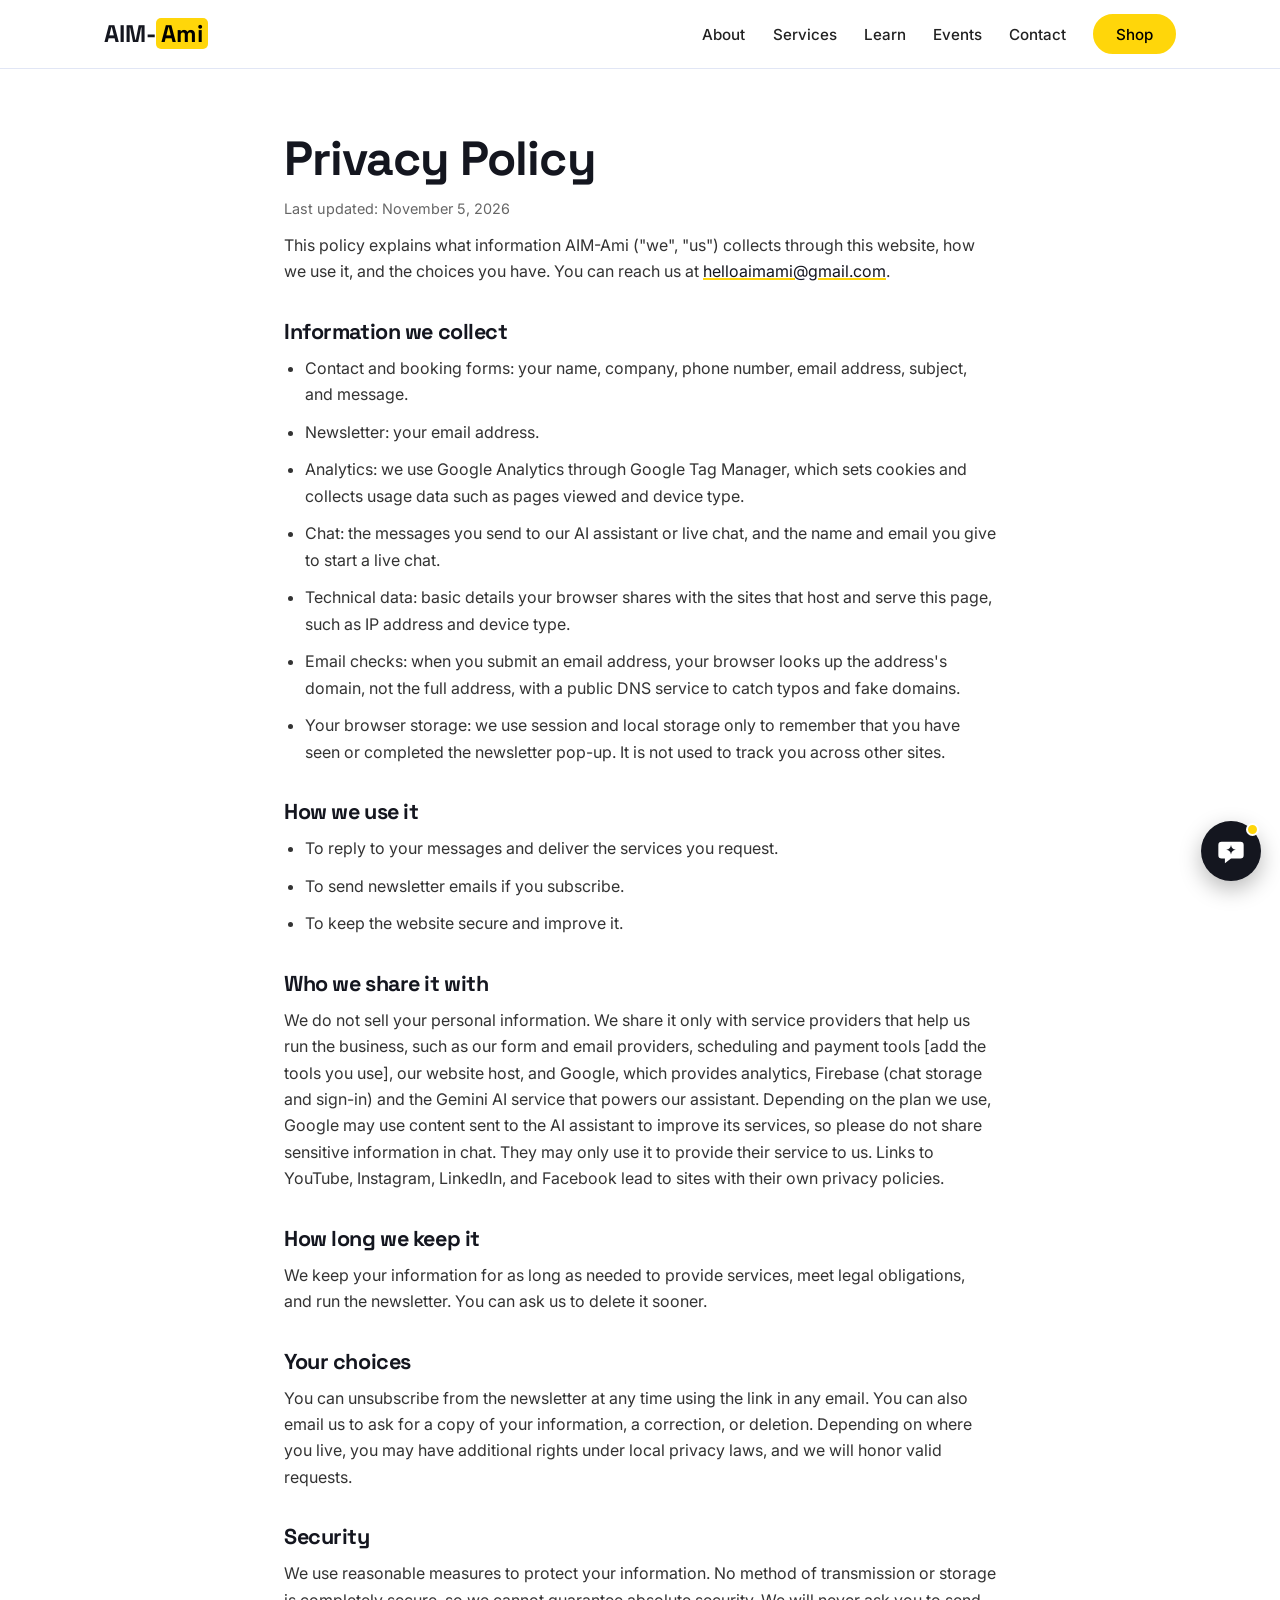
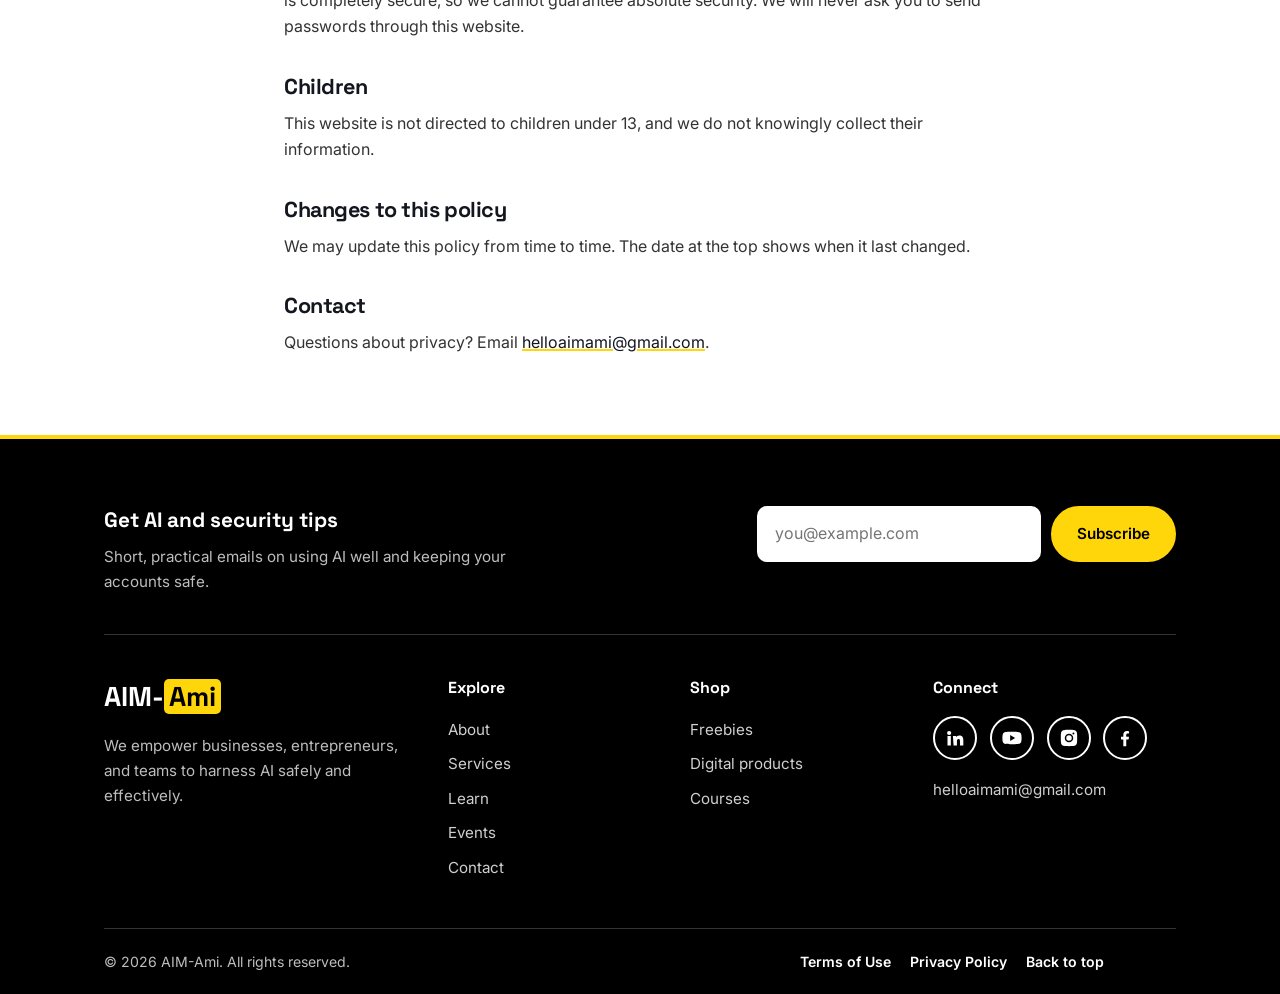
<file: privacy.html>
<!DOCTYPE html>
<html lang="en"><head><meta charset="utf-8"><meta name="viewport" content="width=device-width,initial-scale=1">
<title>Privacy Policy | AIM-Ami</title><meta name="description" content="How AIM-Ami collects, uses, and protects your information.">
<link rel="preconnect" href="https://fonts.googleapis.com"><link rel="preconnect" href="https://fonts.gstatic.com" crossorigin>
<link href="https://fonts.googleapis.com/css2?family=Inter:wght@400;500;600&family=Space+Grotesk:wght@500;700&display=swap" rel="stylesheet">
<!-- Google Tag Manager -->
<script>(function(w,d,s,l,i){w[l]=w[l]||[];w[l].push({'gtm.start':new Date().getTime(),event:'gtm.js'});var f=d.getElementsByTagName(s)[0],j=d.createElement(s),dl=l!='dataLayer'?'&l='+l:'';j.async=true;j.src='https://www.googletagmanager.com/gtm.js?id='+i+dl;f.parentNode.insertBefore(j,f);})(window,document,'script','dataLayer','GTM-WCK82QLB');</script>
<!-- End Google Tag Manager -->
<link rel="stylesheet" href="styles.css?v=9"></head><body>
<noscript><iframe src="https://www.googletagmanager.com/ns.html?id=GTM-WCK82QLB" height="0" width="0" style="display:none;visibility:hidden"></iframe></noscript><header class="nav"><div class="wrap">
  <a class="logo" href="index.html">AIM-<b>Ami</b><i></i></a>
  <button class="burger" aria-label="Menu" aria-expanded="false">&#9776;</button>
  <ul class="links"><li><a href="index.html#about">About</a></li><li><a href="index.html#services">Services</a></li><li><a href="index.html#learn">Learn</a></li><li><a href="index.html#events">Events</a></li><li><a href="index.html#contact">Contact</a></li><li><a class="btn shop" href="shop.html">Shop</a></li></ul>
</div></header><main id="top"><div class="wrap legal"><h1>Privacy Policy</h1><p class="upd">Last updated: November 5, 2026</p>
<!-- PLACEHOLDER: this is a starter template. Have a lawyer review it and fill in the bracketed items before launch -->

<p>This policy explains what information AIM-Ami ("we", "us") collects through this website, how we use it, and the choices you have. You can reach us at <a href="mailto:helloaimami@gmail.com">helloaimami@gmail.com</a>.</p>
<h2>Information we collect</h2>
<ul><li>Contact and booking forms: your name, company, phone number, email address, subject, and message.</li>
<li>Newsletter: your email address.</li>
<li>Analytics: we use Google Analytics through Google Tag Manager, which sets cookies and collects usage data such as pages viewed and device type.</li>
<li>Chat: the messages you send to our AI assistant or live chat, and the name and email you give to start a live chat.</li>
<li>Technical data: basic details your browser shares with the sites that host and serve this page, such as IP address and device type.</li>
<li>Email checks: when you submit an email address, your browser looks up the address's domain, not the full address, with a public DNS service to catch typos and fake domains.</li>
<li>Your browser storage: we use session and local storage only to remember that you have seen or completed the newsletter pop-up. It is not used to track you across other sites.</li></ul>
<h2>How we use it</h2>
<ul><li>To reply to your messages and deliver the services you request.</li>
<li>To send newsletter emails if you subscribe.</li>
<li>To keep the website secure and improve it.</li></ul>
<h2>Who we share it with</h2>
<p>We do not sell your personal information. We share it only with service providers that help us run the business, such as our form and email providers, scheduling and payment tools [add the tools you use], our website host, and Google, which provides analytics, Firebase (chat storage and sign-in) and the Gemini AI service that powers our assistant. Depending on the plan we use, Google may use content sent to the AI assistant to improve its services, so please do not share sensitive information in chat. They may only use it to provide their service to us. Links to YouTube, Instagram, LinkedIn, and Facebook lead to sites with their own privacy policies.</p>
<h2>How long we keep it</h2>
<p>We keep your information for as long as needed to provide services, meet legal obligations, and run the newsletter. You can ask us to delete it sooner.</p>
<h2>Your choices</h2>
<p>You can unsubscribe from the newsletter at any time using the link in any email. You can also email us to ask for a copy of your information, a correction, or deletion. Depending on where you live, you may have additional rights under local privacy laws, and we will honor valid requests.</p>
<h2>Security</h2>
<p>We use reasonable measures to protect your information. No method of transmission or storage is completely secure, so we cannot guarantee absolute security. We will never ask you to send passwords through this website.</p>
<h2>Children</h2>
<p>This website is not directed to children under 13, and we do not knowingly collect their information.</p>
<h2>Changes to this policy</h2>
<p>We may update this policy from time to time. The date at the top shows when it last changed.</p>
<h2>Contact</h2>
<p>Questions about privacy? Email <a href="mailto:helloaimami@gmail.com">helloaimami@gmail.com</a>.</p></div></main><footer><div class="wrap">
  <div class="fnl">
    <div><h4>Get AI and security tips</h4><p>Short, practical emails on using AI well and keeping your accounts safe.</p></div>
    <div class="fnl-r">
      <form class="nl-form" action="https://formspree.io/f/mqppokrp" method="POST"><label class="sr" for="fnl-email">Email</label><input id="fnl-email" type="email" name="email" required placeholder="you@example.com" autocomplete="email"><input type="hidden" name="_subject" value="Newsletter sign-up"><input class="hp" type="text" name="_gotcha" tabindex="-1" autocomplete="off" aria-hidden="true"><button class="btn" type="submit">Subscribe</button></form>
      <p class="nl-status" role="status"></p></div>
  </div>
  <div class="fgrid">
    <div><a class="logo" href="index.html#about">AIM-<b>Ami</b><i></i></a><p>We empower businesses, entrepreneurs, and teams to harness AI safely and effectively.</p></div>
    <div><h4>Explore</h4><ul><li><a href="index.html#about">About</a></li><li><a href="index.html#services">Services</a></li><li><a href="index.html#learn">Learn</a></li><li><a href="index.html#events">Events</a></li><li><a href="index.html#contact">Contact</a></li></ul></div>
    <div><h4>Shop</h4><ul><li><a href="shop.html#freebies">Freebies</a></li><li><a href="shop.html#products">Digital products</a></li><li><a href="shop.html#courses">Courses</a></li></ul></div>
    <div><h4>Connect</h4><div class="social"><a href="https://www.linkedin.com/in/jaydeep-sodhi/" aria-label="LinkedIn" target="_blank" rel="noopener"><svg viewBox="0 0 24 24" width="22" height="22" aria-hidden="true"><path d="M4.98 3.5a2.5 2.5 0 1 1 0 5 2.5 2.5 0 0 1 0-5zM3 9.5h4V21H3zM9.5 9.5h3.8v1.6h.1c.5-1 1.8-2 3.8-2 4 0 4.8 2.6 4.8 6V21h-4v-5c0-1.2 0-2.8-1.7-2.8s-2 1.3-2 2.7V21h-4z"/></svg></a><a href="https://www.youtube.com/@AIM-Ami" aria-label="YouTube" target="_blank" rel="noopener"><svg viewBox="0 0 24 24" width="22" height="22" aria-hidden="true"><path d="M23 7.2a3 3 0 0 0-2.1-2.1C19 4.600 12 4.600 12 4.600s-7 0-8.9.5A3 3 0 0 0 1 7.200C.5 9.100.5 12 .5 12s0 2.900.5 4.800a3 3 0 0 0 2.1 2.1c1.900.5 8.9.5 8.9.5s7 0 8.9-.5a3 3 0 0 0 2.1-2.1c.5-1.900.5-4.800.5-4.800s0-2.900-.5-4.800zM9.800 15.500v-7l6 3.500z"/></svg></a><a href="https://www.instagram.com/helloaimami/" aria-label="Instagram" target="_blank" rel="noopener"><svg viewBox="0 0 24 24" width="22" height="22" aria-hidden="true"><path d="M12 2.200c3.200 0 3.600 0 4.800.1 3.300.1 4.800 1.700 4.900 4.900.1 1.300.1 1.600.1 4.800s0 3.600-.1 4.800c-.1 3.200-1.700 4.800-4.900 4.900-1.300.1-1.600.1-4.800.1s-3.600 0-4.800-.1c-3.300-.1-4.800-1.700-4.900-4.900C2.200 15.600 2.200 15.200 2.200 12s0-3.600.1-4.800C2.400 3.900 4 2.400 7.200 2.300 8.400 2.200 8.800 2.200 12 2.200zM12 6.900a5.100 5.100 0 1 0 0 10.200 5.100 5.100 0 0 0 0-10.200zm0 8.400a3.300 3.300 0 1 1 0-6.600 3.300 3.300 0 0 1 0 6.600zm5.300-9.800a1.200 1.200 0 1 0 0 2.400 1.200 1.200 0 0 0 0-2.400z"/></svg></a><a href="https://www.facebook.com/Aim.Ami/" aria-label="Facebook" target="_blank" rel="noopener"><svg viewBox="0 0 24 24" width="22" height="22" aria-hidden="true"><path d="M13.5 22v-8.2h2.8l.5-3.3h-3.3V8.4c0-.9.4-1.7 1.8-1.7h1.6V3.9S15.6 3.6 14.3 3.6c-2.7 0-4.3 1.6-4.3 4.5v2.4H7.200v3.3H10V22z"/></svg></a></div><ul><li><a href="mailto:helloaimami@gmail.com">helloaimami@gmail.com</a></li></ul></div>
  </div>
  <div class="fbar"><span>&copy; 2026 AIM-Ami. All rights reserved.</span><span class="flinks"><a href="terms.html">Terms of Use</a><a href="privacy.html">Privacy Policy</a><a href="#top">Back to top</a></span></div>
</div></footer>
<div class="nl-modal" id="nl-modal" role="dialog" aria-modal="true" aria-labelledby="nl-title" data-nl-auto="off" hidden>
  <div class="nl-box"><button class="nl-close" type="button" aria-label="Close">&times;</button>
    <h3 id="nl-title">Get AI and security tips in your inbox</h3>
    <p>Short, practical emails on using AI well and keeping your accounts safe. No spam.</p>
    <form class="nl-form" action="https://formspree.io/f/mqppokrp" method="POST"><label class="sr" for="nl-email">Email</label><input id="nl-email" type="email" name="email" required placeholder="you@example.com" autocomplete="email"><input type="hidden" name="_subject" value="Newsletter sign-up"><input class="hp" type="text" name="_gotcha" tabindex="-1" autocomplete="off" aria-hidden="true"><button class="btn" type="submit">Subscribe</button></form>
    <p class="nl-status" role="status"></p>
    <small>Unsubscribe anytime. See our <a href="privacy.html">Privacy Policy</a>.</small></div></div>
<!-- PLACEHOLDER: free chatbot goes here. Paste your chatbot embed script inside this div. -->
<div id="chatbot-slot">
  <div class="chat-teaser" id="chat-teaser" hidden><span>Chat with Aima</span><button type="button" class="chat-teaser-x" aria-label="Dismiss">&times;</button></div>
  <div class="chat-panel" role="dialog" aria-label="Chat with Aima"><b>Chat with Aima</b><p>Aima needs JavaScript to chat. You can also use the contact form.</p></div>
  <button class="chat-btn" aria-label="Chat with Aima" title="Chat with Aima"><svg viewBox="0 0 32 32" width="30" height="30" aria-hidden="true"><path d="M6 6h20a3.5 3.5 0 0 1 3.500 3.500v11A3.500 3.500 0 0 1 26 24H16l-6.500 5v-5H6a3.500 3.500 0 0 1-3.500-3.500v-11A3.500 3.500 0 0 1 6 6z" fill="#fff"/><path d="M16 9.500c.55 3.200 1.900 4.550 5.100 5.100-3.200.55-4.550 1.900-5.100 5.100-.55-3.200-1.900-4.550-5.100-5.100 3.200-.55 4.550-1.900 5.100-5.100z" fill="#14161f"/></svg><i class="chat-dot" aria-hidden="true"></i></button>
</div>
<script src="main.js?v=9"></script><script src="firebase-config.js?v=9"></script><script src="chat.js?v=9" defer></script></body></html>
</file>
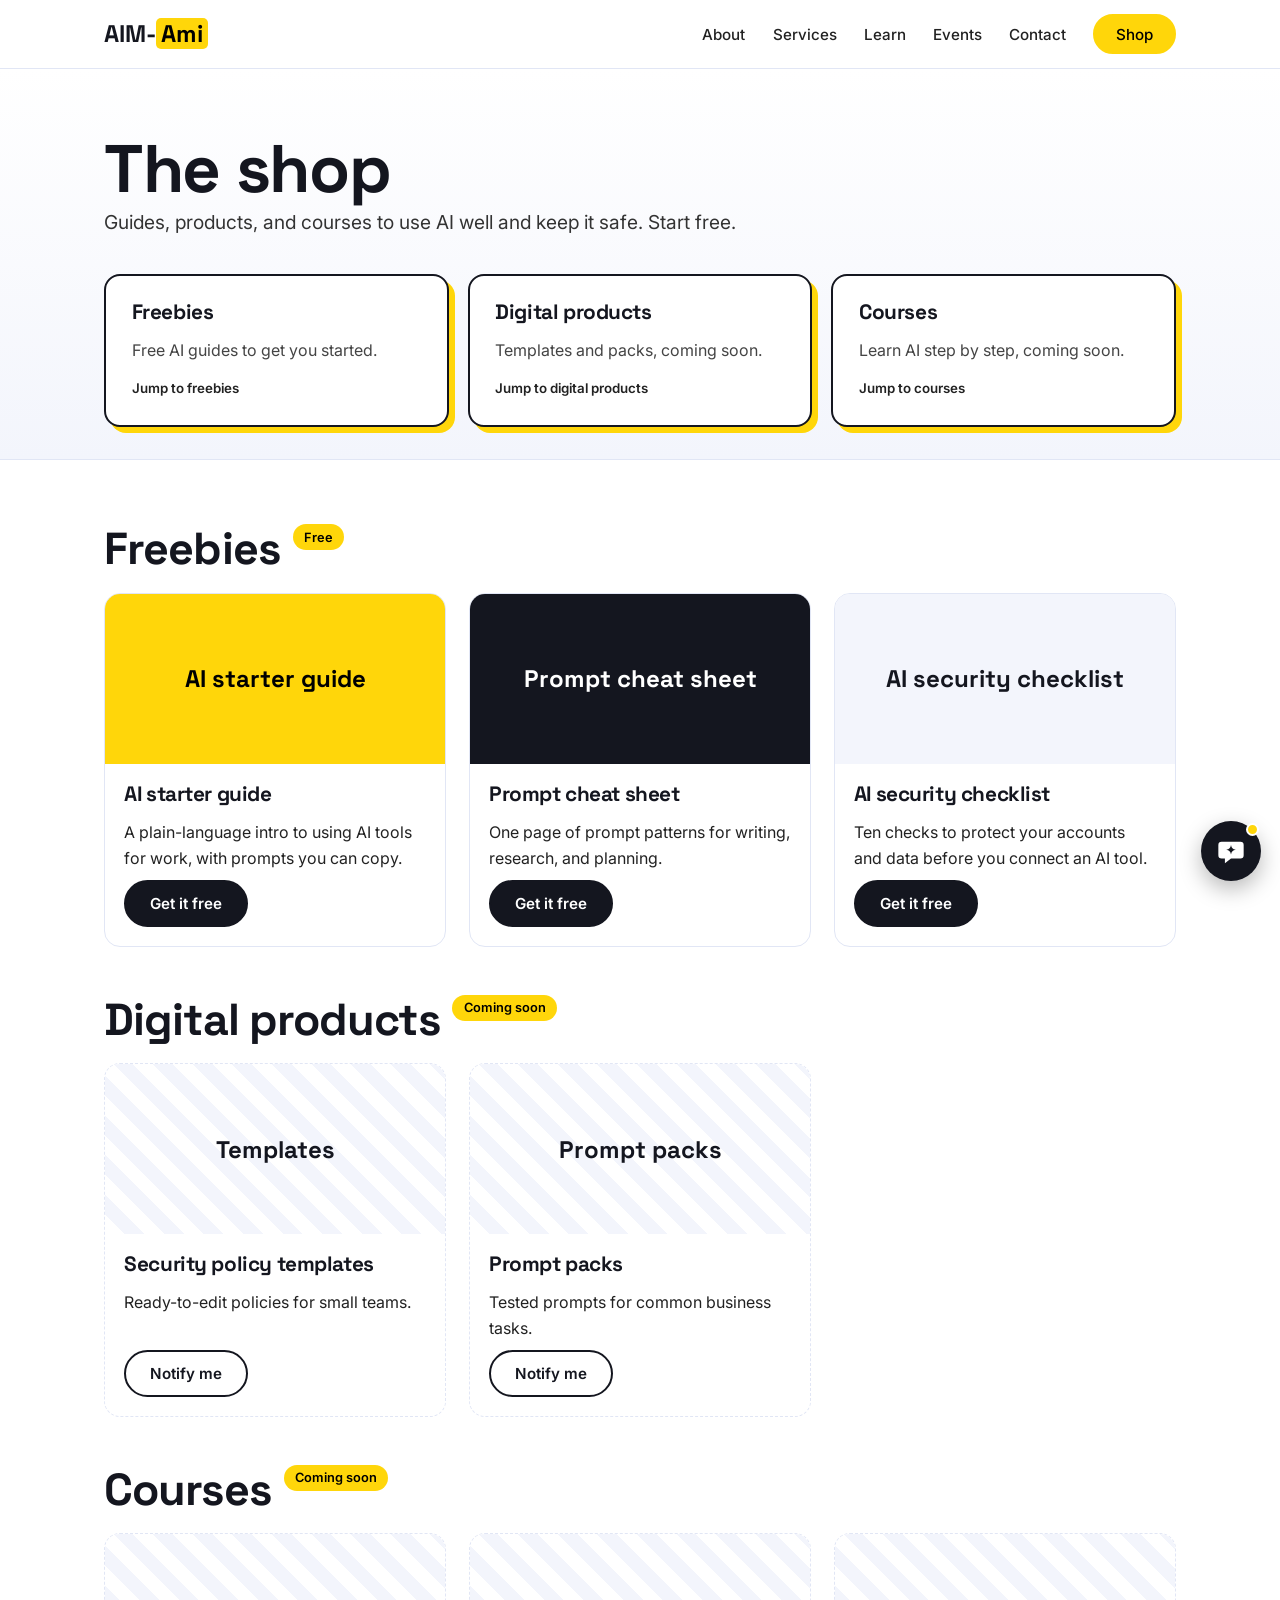
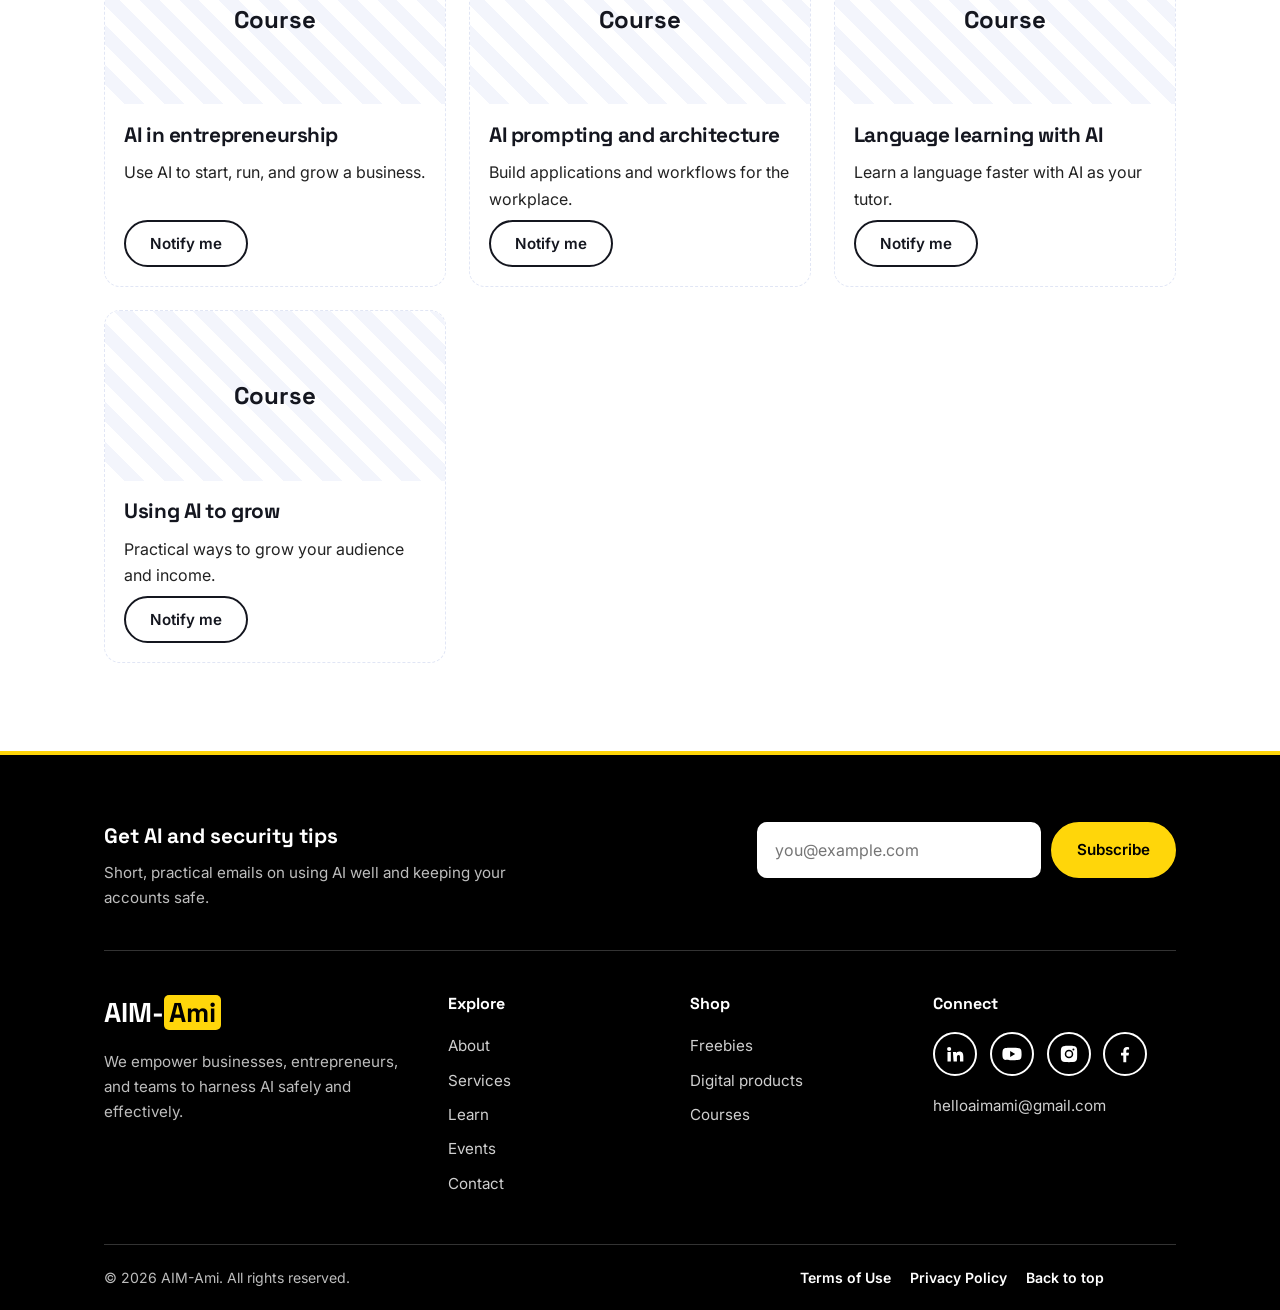
<file: shop.html>
<!DOCTYPE html>
<html lang="en"><head><meta charset="utf-8"><meta name="viewport" content="width=device-width,initial-scale=1">
<title>Shop | AIM-Ami</title><meta name="description" content="Free AI guides, digital products, and courses from AIM-Ami.">
<link rel="preconnect" href="https://fonts.googleapis.com"><link rel="preconnect" href="https://fonts.gstatic.com" crossorigin>
<link href="https://fonts.googleapis.com/css2?family=Inter:wght@400;500;600&family=Space+Grotesk:wght@500;700&display=swap" rel="stylesheet">
<!-- Google Tag Manager -->
<script>(function(w,d,s,l,i){w[l]=w[l]||[];w[l].push({'gtm.start':new Date().getTime(),event:'gtm.js'});var f=d.getElementsByTagName(s)[0],j=d.createElement(s),dl=l!='dataLayer'?'&l='+l:'';j.async=true;j.src='https://www.googletagmanager.com/gtm.js?id='+i+dl;f.parentNode.insertBefore(j,f);})(window,document,'script','dataLayer','GTM-WCK82QLB');</script>
<!-- End Google Tag Manager -->
<link rel="stylesheet" href="styles.css?v=9"></head><body>
<noscript><iframe src="https://www.googletagmanager.com/ns.html?id=GTM-WCK82QLB" height="0" width="0" style="display:none;visibility:hidden"></iframe></noscript><header class="nav"><div class="wrap">
  <a class="logo" href="index.html">AIM-<b>Ami</b><i></i></a>
  <button class="burger" aria-label="Menu" aria-expanded="false">&#9776;</button>
  <ul class="links"><li><a href="index.html#about">About</a></li><li><a href="index.html#services">Services</a></li><li><a href="index.html#learn">Learn</a></li><li><a href="index.html#events">Events</a></li><li><a href="index.html#contact">Contact</a></li><li><a class="btn shop" href="shop.html">Shop</a></li></ul>
</div></header>
<main id="top"><div class="shophead"><div class="wrap"><h1>The shop</h1><p class="lead">Guides, products, and courses to use AI well and keep it safe. Start free.</p>
  <div class="jump">
    <a href="#freebies"><h3>Freebies</h3><span>Free AI guides to get you started.</span><small>Jump to freebies</small></a>
    <a href="#products"><h3>Digital products</h3><span>Templates and packs, coming soon.</span><small>Jump to digital products</small></a>
    <a href="#courses"><h3>Courses</h3><span>Learn AI step by step, coming soon.</span><small>Jump to courses</small></a>
  </div></div></div>
<section style="padding-top:1rem"><div class="wrap">
  <div class="section-t" id="freebies"><h2 style="margin:0">Freebies</h2><span class="tag">Free</span></div>
  <!-- PLACEHOLDER: swap each button for a direct download link (e.g. href="downloads/guide.pdf") once files exist. For now they open the contact form with the title filled in. -->
  <div class="grid3"><article class="item"><div class="cover c1">AI starter guide</div><div class="body"><h3>AI starter guide</h3><p>A plain-language intro to using AI tools for work, with prompts you can copy.</p><a class="btn " href="index.html?subject=Free%20guide%3A%20AI%20starter%20guide#contact">Get it free</a></div></article><article class="item"><div class="cover c2">Prompt cheat sheet</div><div class="body"><h3>Prompt cheat sheet</h3><p>One page of prompt patterns for writing, research, and planning.</p><a class="btn " href="index.html?subject=Free%20guide%3A%20Prompt%20cheat%20sheet#contact">Get it free</a></div></article><article class="item"><div class="cover c3">AI security checklist</div><div class="body"><h3>AI security checklist</h3><p>Ten checks to protect your accounts and data before you connect an AI tool.</p><a class="btn " href="index.html?subject=Free%20guide%3A%20AI%20security%20checklist#contact">Get it free</a></div></article></div>
  <div class="section-t" id="products"><h2 style="margin:0">Digital products</h2><span class="tag">Coming soon</span></div>
  <div class="grid3"><article class="item locked"><div class="cover c4">Templates</div><div class="body"><h3>Security policy templates</h3><p>Ready-to-edit policies for small teams.</p><a class="btn alt" href="index.html?subject=Notify%20me%3A%20Security%20policy%20templates#contact">Notify me</a></div></article><article class="item locked"><div class="cover c4">Prompt packs</div><div class="body"><h3>Prompt packs</h3><p>Tested prompts for common business tasks.</p><a class="btn alt" href="index.html?subject=Notify%20me%3A%20Prompt%20packs#contact">Notify me</a></div></article></div>
  <div class="section-t" id="courses"><h2 style="margin:0">Courses</h2><span class="tag">Coming soon</span></div>
  <div class="grid3"><article class="item locked"><div class="cover c4">Course</div><div class="body"><h3>AI in entrepreneurship</h3><p>Use AI to start, run, and grow a business.</p><a class="btn alt" href="index.html?subject=Notify%20me%3A%20AI%20in%20entrepreneurship%20course#contact">Notify me</a></div></article><article class="item locked"><div class="cover c4">Course</div><div class="body"><h3>AI prompting and architecture</h3><p>Build applications and workflows for the workplace.</p><a class="btn alt" href="index.html?subject=Notify%20me%3A%20AI%20prompting%20and%20architecture%20course#contact">Notify me</a></div></article><article class="item locked"><div class="cover c4">Course</div><div class="body"><h3>Language learning with AI</h3><p>Learn a language faster with AI as your tutor.</p><a class="btn alt" href="index.html?subject=Notify%20me%3A%20Language%20learning%20with%20AI%20course#contact">Notify me</a></div></article><article class="item locked"><div class="cover c4">Course</div><div class="body"><h3>Using AI to grow</h3><p>Practical ways to grow your audience and income.</p><a class="btn alt" href="index.html?subject=Notify%20me%3A%20Using%20AI%20to%20grow%20course#contact">Notify me</a></div></article></div>
</div></section></main>
<footer><div class="wrap">
  <div class="fnl">
    <div><h4>Get AI and security tips</h4><p>Short, practical emails on using AI well and keeping your accounts safe.</p></div>
    <div class="fnl-r">
      <form class="nl-form" action="https://formspree.io/f/mqppokrp" method="POST"><label class="sr" for="fnl-email">Email</label><input id="fnl-email" type="email" name="email" required placeholder="you@example.com" autocomplete="email"><input type="hidden" name="_subject" value="Newsletter sign-up"><input class="hp" type="text" name="_gotcha" tabindex="-1" autocomplete="off" aria-hidden="true"><button class="btn" type="submit">Subscribe</button></form>
      <p class="nl-status" role="status"></p></div>
  </div>
  <div class="fgrid">
    <div><a class="logo" href="index.html#about">AIM-<b>Ami</b><i></i></a><p>We empower businesses, entrepreneurs, and teams to harness AI safely and effectively.</p></div>
    <div><h4>Explore</h4><ul><li><a href="index.html#about">About</a></li><li><a href="index.html#services">Services</a></li><li><a href="index.html#learn">Learn</a></li><li><a href="index.html#events">Events</a></li><li><a href="index.html#contact">Contact</a></li></ul></div>
    <div><h4>Shop</h4><ul><li><a href="shop.html#freebies">Freebies</a></li><li><a href="shop.html#products">Digital products</a></li><li><a href="shop.html#courses">Courses</a></li></ul></div>
    <div><h4>Connect</h4><div class="social"><a href="https://www.linkedin.com/in/jaydeep-sodhi/" aria-label="LinkedIn" target="_blank" rel="noopener"><svg viewBox="0 0 24 24" width="22" height="22" aria-hidden="true"><path d="M4.98 3.5a2.5 2.5 0 1 1 0 5 2.5 2.5 0 0 1 0-5zM3 9.5h4V21H3zM9.5 9.5h3.8v1.6h.1c.5-1 1.8-2 3.8-2 4 0 4.8 2.6 4.8 6V21h-4v-5c0-1.2 0-2.8-1.7-2.8s-2 1.3-2 2.7V21h-4z"/></svg></a><a href="https://www.youtube.com/@AIM-Ami" aria-label="YouTube" target="_blank" rel="noopener"><svg viewBox="0 0 24 24" width="22" height="22" aria-hidden="true"><path d="M23 7.2a3 3 0 0 0-2.1-2.1C19 4.600 12 4.600 12 4.600s-7 0-8.9.5A3 3 0 0 0 1 7.200C.5 9.100.5 12 .5 12s0 2.900.5 4.800a3 3 0 0 0 2.1 2.1c1.900.5 8.9.5 8.9.5s7 0 8.9-.5a3 3 0 0 0 2.1-2.1c.5-1.900.5-4.800.5-4.800s0-2.900-.5-4.800zM9.800 15.500v-7l6 3.500z"/></svg></a><a href="https://www.instagram.com/helloaimami/" aria-label="Instagram" target="_blank" rel="noopener"><svg viewBox="0 0 24 24" width="22" height="22" aria-hidden="true"><path d="M12 2.200c3.200 0 3.600 0 4.800.1 3.300.1 4.800 1.700 4.900 4.900.1 1.300.1 1.600.1 4.800s0 3.600-.1 4.800c-.1 3.200-1.700 4.800-4.900 4.900-1.300.1-1.600.1-4.800.1s-3.600 0-4.800-.1c-3.300-.1-4.800-1.700-4.900-4.900C2.200 15.600 2.200 15.200 2.200 12s0-3.600.1-4.800C2.400 3.900 4 2.400 7.200 2.300 8.400 2.200 8.800 2.200 12 2.200zM12 6.900a5.100 5.100 0 1 0 0 10.200 5.100 5.100 0 0 0 0-10.200zm0 8.400a3.300 3.300 0 1 1 0-6.600 3.300 3.300 0 0 1 0 6.600zm5.300-9.800a1.200 1.200 0 1 0 0 2.400 1.200 1.200 0 0 0 0-2.400z"/></svg></a><a href="https://www.facebook.com/Aim.Ami/" aria-label="Facebook" target="_blank" rel="noopener"><svg viewBox="0 0 24 24" width="22" height="22" aria-hidden="true"><path d="M13.5 22v-8.2h2.8l.5-3.3h-3.3V8.4c0-.9.4-1.7 1.8-1.7h1.6V3.9S15.6 3.6 14.3 3.6c-2.7 0-4.3 1.6-4.3 4.5v2.4H7.200v3.3H10V22z"/></svg></a></div><ul><li><a href="mailto:helloaimami@gmail.com">helloaimami@gmail.com</a></li></ul></div>
  </div>
  <div class="fbar"><span>&copy; 2026 AIM-Ami. All rights reserved.</span><span class="flinks"><a href="terms.html">Terms of Use</a><a href="privacy.html">Privacy Policy</a><a href="#top">Back to top</a></span></div>
</div></footer>
<div class="nl-modal" id="nl-modal" role="dialog" aria-modal="true" aria-labelledby="nl-title" data-nl-auto="on" hidden>
  <div class="nl-box"><button class="nl-close" type="button" aria-label="Close">&times;</button>
    <h3 id="nl-title">Get AI and security tips in your inbox</h3>
    <p>Short, practical emails on using AI well and keeping your accounts safe. No spam.</p>
    <form class="nl-form" action="https://formspree.io/f/mqppokrp" method="POST"><label class="sr" for="nl-email">Email</label><input id="nl-email" type="email" name="email" required placeholder="you@example.com" autocomplete="email"><input type="hidden" name="_subject" value="Newsletter sign-up"><input class="hp" type="text" name="_gotcha" tabindex="-1" autocomplete="off" aria-hidden="true"><button class="btn" type="submit">Subscribe</button></form>
    <p class="nl-status" role="status"></p>
    <small>Unsubscribe anytime. See our <a href="privacy.html">Privacy Policy</a>.</small></div></div>
<!-- PLACEHOLDER: free chatbot goes here. Paste your chatbot embed script inside this div. -->
<div id="chatbot-slot">
  <div class="chat-teaser" id="chat-teaser" hidden><span>Chat with Aima</span><button type="button" class="chat-teaser-x" aria-label="Dismiss">&times;</button></div>
  <div class="chat-panel" role="dialog" aria-label="Chat with Aima"><b>Chat with Aima</b><p>Aima needs JavaScript to chat. You can also use the contact form.</p></div>
  <button class="chat-btn" aria-label="Chat with Aima" title="Chat with Aima"><svg viewBox="0 0 32 32" width="30" height="30" aria-hidden="true"><path d="M6 6h20a3.5 3.5 0 0 1 3.500 3.500v11A3.500 3.500 0 0 1 26 24H16l-6.500 5v-5H6a3.500 3.500 0 0 1-3.500-3.500v-11A3.500 3.500 0 0 1 6 6z" fill="#fff"/><path d="M16 9.500c.55 3.200 1.900 4.550 5.100 5.100-3.200.55-4.550 1.900-5.100 5.100-.55-3.200-1.900-4.550-5.100-5.100 3.200-.55 4.550-1.900 5.100-5.100z" fill="#14161f"/></svg><i class="chat-dot" aria-hidden="true"></i></button>
</div>
<script src="main.js?v=9"></script><script src="firebase-config.js?v=9"></script><script src="chat.js?v=9" defer></script></body></html>
</file>
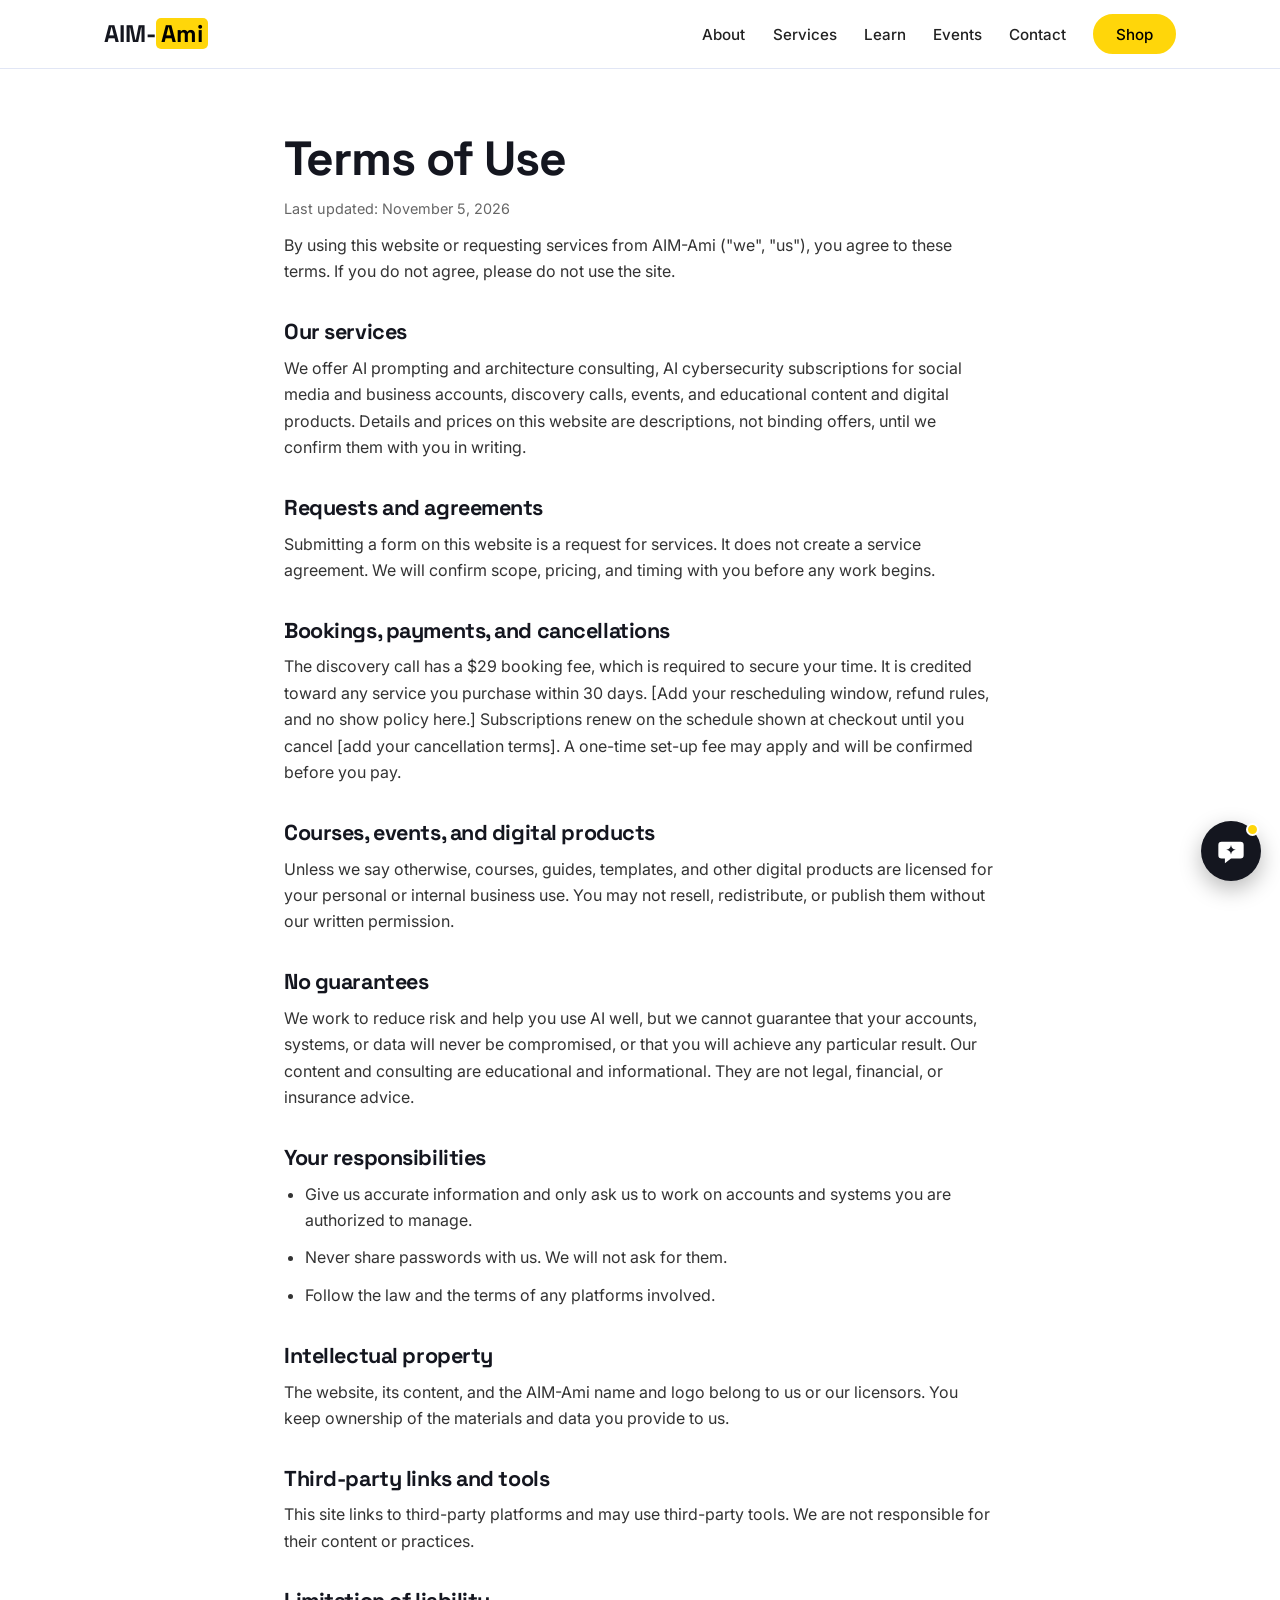
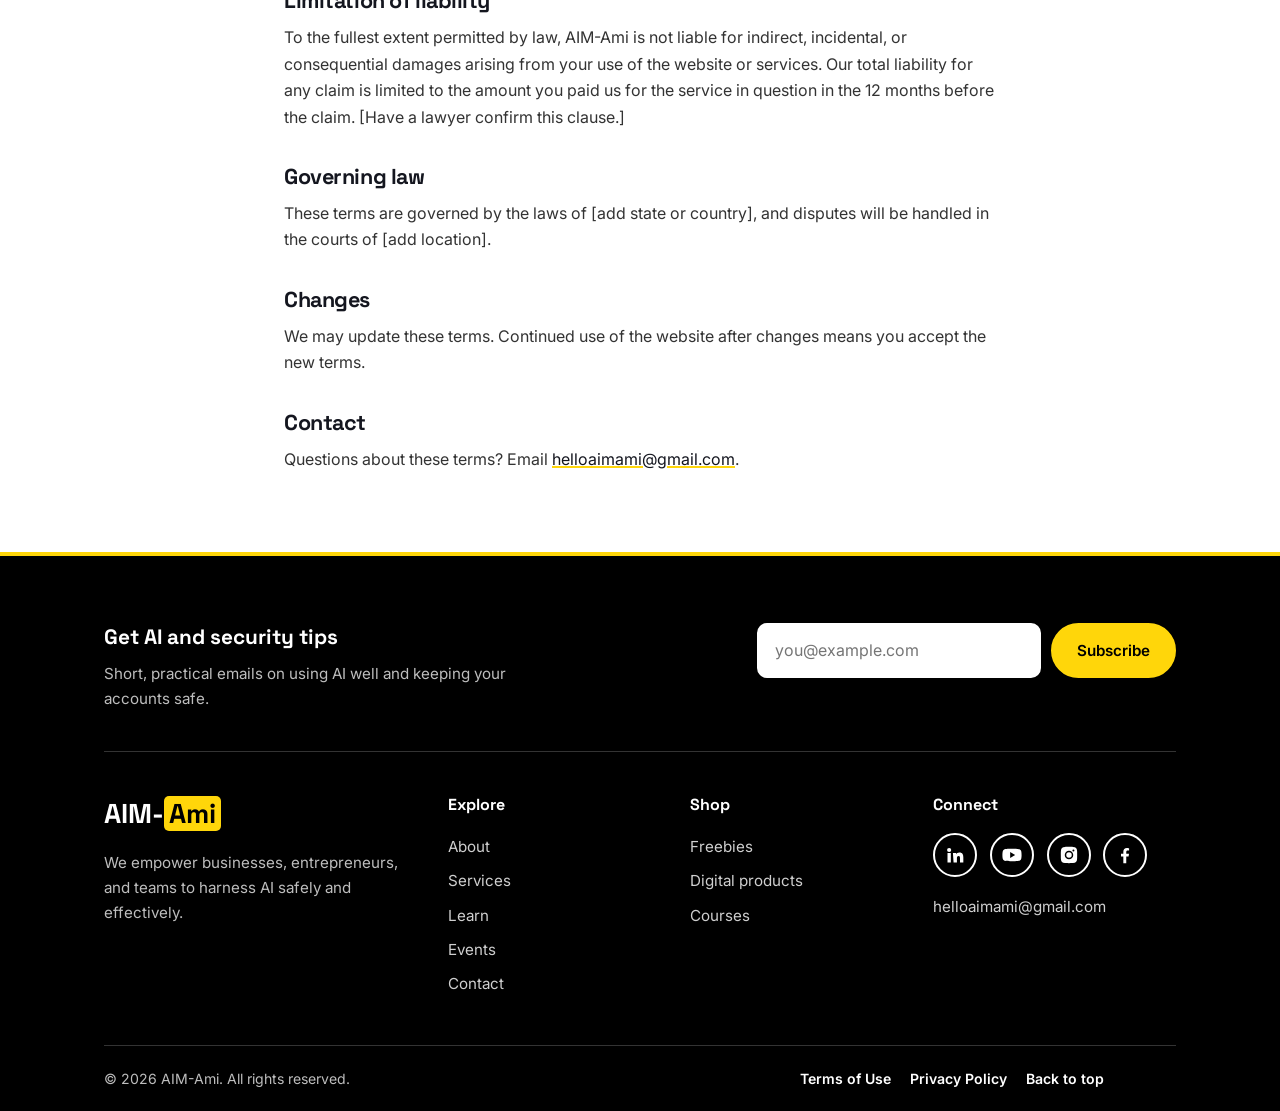
<file: terms.html>
<!DOCTYPE html>
<html lang="en"><head><meta charset="utf-8"><meta name="viewport" content="width=device-width,initial-scale=1">
<title>Terms of Use | AIM-Ami</title><meta name="description" content="The terms that apply when you use the AIM-Ami website and services.">
<link rel="preconnect" href="https://fonts.googleapis.com"><link rel="preconnect" href="https://fonts.gstatic.com" crossorigin>
<link href="https://fonts.googleapis.com/css2?family=Inter:wght@400;500;600&family=Space+Grotesk:wght@500;700&display=swap" rel="stylesheet">
<!-- Google Tag Manager -->
<script>(function(w,d,s,l,i){w[l]=w[l]||[];w[l].push({'gtm.start':new Date().getTime(),event:'gtm.js'});var f=d.getElementsByTagName(s)[0],j=d.createElement(s),dl=l!='dataLayer'?'&l='+l:'';j.async=true;j.src='https://www.googletagmanager.com/gtm.js?id='+i+dl;f.parentNode.insertBefore(j,f);})(window,document,'script','dataLayer','GTM-WCK82QLB');</script>
<!-- End Google Tag Manager -->
<link rel="stylesheet" href="styles.css?v=9"></head><body>
<noscript><iframe src="https://www.googletagmanager.com/ns.html?id=GTM-WCK82QLB" height="0" width="0" style="display:none;visibility:hidden"></iframe></noscript><header class="nav"><div class="wrap">
  <a class="logo" href="index.html">AIM-<b>Ami</b><i></i></a>
  <button class="burger" aria-label="Menu" aria-expanded="false">&#9776;</button>
  <ul class="links"><li><a href="index.html#about">About</a></li><li><a href="index.html#services">Services</a></li><li><a href="index.html#learn">Learn</a></li><li><a href="index.html#events">Events</a></li><li><a href="index.html#contact">Contact</a></li><li><a class="btn shop" href="shop.html">Shop</a></li></ul>
</div></header><main id="top"><div class="wrap legal"><h1>Terms of Use</h1><p class="upd">Last updated: November 5, 2026</p>
<!-- PLACEHOLDER: this is a starter template. Have a lawyer review it and fill in the bracketed items before launch -->

<p>By using this website or requesting services from AIM-Ami ("we", "us"), you agree to these terms. If you do not agree, please do not use the site.</p>
<h2>Our services</h2>
<p>We offer AI prompting and architecture consulting, AI cybersecurity subscriptions for social media and business accounts, discovery calls, events, and educational content and digital products. Details and prices on this website are descriptions, not binding offers, until we confirm them with you in writing.</p>
<h2>Requests and agreements</h2>
<p>Submitting a form on this website is a request for services. It does not create a service agreement. We will confirm scope, pricing, and timing with you before any work begins.</p>
<h2>Bookings, payments, and cancellations</h2>
<p>The discovery call has a $29 booking fee, which is required to secure your time. It is credited toward any service you purchase within 30 days. [Add your rescheduling window, refund rules, and no show policy here.] Subscriptions renew on the schedule shown at checkout until you cancel [add your cancellation terms]. A one-time set-up fee may apply and will be confirmed before you pay.</p>
<h2>Courses, events, and digital products</h2>
<p>Unless we say otherwise, courses, guides, templates, and other digital products are licensed for your personal or internal business use. You may not resell, redistribute, or publish them without our written permission.</p>
<h2>No guarantees</h2>
<p>We work to reduce risk and help you use AI well, but we cannot guarantee that your accounts, systems, or data will never be compromised, or that you will achieve any particular result. Our content and consulting are educational and informational. They are not legal, financial, or insurance advice.</p>
<h2>Your responsibilities</h2>
<ul><li>Give us accurate information and only ask us to work on accounts and systems you are authorized to manage.</li>
<li>Never share passwords with us. We will not ask for them.</li>
<li>Follow the law and the terms of any platforms involved.</li></ul>
<h2>Intellectual property</h2>
<p>The website, its content, and the AIM-Ami name and logo belong to us or our licensors. You keep ownership of the materials and data you provide to us.</p>
<h2>Third-party links and tools</h2>
<p>This site links to third-party platforms and may use third-party tools. We are not responsible for their content or practices.</p>
<h2>Limitation of liability</h2>
<p>To the fullest extent permitted by law, AIM-Ami is not liable for indirect, incidental, or consequential damages arising from your use of the website or services. Our total liability for any claim is limited to the amount you paid us for the service in question in the 12 months before the claim. [Have a lawyer confirm this clause.]</p>
<h2>Governing law</h2>
<p>These terms are governed by the laws of [add state or country], and disputes will be handled in the courts of [add location].</p>
<h2>Changes</h2>
<p>We may update these terms. Continued use of the website after changes means you accept the new terms.</p>
<h2>Contact</h2>
<p>Questions about these terms? Email <a href="mailto:helloaimami@gmail.com">helloaimami@gmail.com</a>.</p></div></main><footer><div class="wrap">
  <div class="fnl">
    <div><h4>Get AI and security tips</h4><p>Short, practical emails on using AI well and keeping your accounts safe.</p></div>
    <div class="fnl-r">
      <form class="nl-form" action="https://formspree.io/f/mqppokrp" method="POST"><label class="sr" for="fnl-email">Email</label><input id="fnl-email" type="email" name="email" required placeholder="you@example.com" autocomplete="email"><input type="hidden" name="_subject" value="Newsletter sign-up"><input class="hp" type="text" name="_gotcha" tabindex="-1" autocomplete="off" aria-hidden="true"><button class="btn" type="submit">Subscribe</button></form>
      <p class="nl-status" role="status"></p></div>
  </div>
  <div class="fgrid">
    <div><a class="logo" href="index.html#about">AIM-<b>Ami</b><i></i></a><p>We empower businesses, entrepreneurs, and teams to harness AI safely and effectively.</p></div>
    <div><h4>Explore</h4><ul><li><a href="index.html#about">About</a></li><li><a href="index.html#services">Services</a></li><li><a href="index.html#learn">Learn</a></li><li><a href="index.html#events">Events</a></li><li><a href="index.html#contact">Contact</a></li></ul></div>
    <div><h4>Shop</h4><ul><li><a href="shop.html#freebies">Freebies</a></li><li><a href="shop.html#products">Digital products</a></li><li><a href="shop.html#courses">Courses</a></li></ul></div>
    <div><h4>Connect</h4><div class="social"><a href="https://www.linkedin.com/in/jaydeep-sodhi/" aria-label="LinkedIn" target="_blank" rel="noopener"><svg viewBox="0 0 24 24" width="22" height="22" aria-hidden="true"><path d="M4.98 3.5a2.5 2.5 0 1 1 0 5 2.5 2.5 0 0 1 0-5zM3 9.5h4V21H3zM9.5 9.5h3.8v1.6h.1c.5-1 1.8-2 3.8-2 4 0 4.8 2.6 4.8 6V21h-4v-5c0-1.2 0-2.8-1.7-2.8s-2 1.3-2 2.7V21h-4z"/></svg></a><a href="https://www.youtube.com/@AIM-Ami" aria-label="YouTube" target="_blank" rel="noopener"><svg viewBox="0 0 24 24" width="22" height="22" aria-hidden="true"><path d="M23 7.2a3 3 0 0 0-2.1-2.1C19 4.600 12 4.600 12 4.600s-7 0-8.9.5A3 3 0 0 0 1 7.200C.5 9.100.5 12 .5 12s0 2.900.5 4.800a3 3 0 0 0 2.1 2.1c1.900.5 8.9.5 8.9.5s7 0 8.9-.5a3 3 0 0 0 2.1-2.1c.5-1.900.5-4.800.5-4.800s0-2.900-.5-4.800zM9.800 15.500v-7l6 3.500z"/></svg></a><a href="https://www.instagram.com/helloaimami/" aria-label="Instagram" target="_blank" rel="noopener"><svg viewBox="0 0 24 24" width="22" height="22" aria-hidden="true"><path d="M12 2.200c3.200 0 3.600 0 4.800.1 3.300.1 4.800 1.700 4.900 4.900.1 1.300.1 1.600.1 4.800s0 3.600-.1 4.800c-.1 3.200-1.700 4.800-4.900 4.900-1.300.1-1.600.1-4.800.1s-3.600 0-4.800-.1c-3.300-.1-4.800-1.700-4.900-4.900C2.200 15.600 2.200 15.200 2.200 12s0-3.600.1-4.800C2.400 3.900 4 2.400 7.200 2.300 8.400 2.200 8.800 2.200 12 2.200zM12 6.900a5.100 5.100 0 1 0 0 10.200 5.100 5.100 0 0 0 0-10.200zm0 8.400a3.300 3.300 0 1 1 0-6.600 3.300 3.300 0 0 1 0 6.600zm5.300-9.800a1.200 1.200 0 1 0 0 2.400 1.200 1.200 0 0 0 0-2.400z"/></svg></a><a href="https://www.facebook.com/Aim.Ami/" aria-label="Facebook" target="_blank" rel="noopener"><svg viewBox="0 0 24 24" width="22" height="22" aria-hidden="true"><path d="M13.5 22v-8.2h2.8l.5-3.3h-3.3V8.4c0-.9.4-1.7 1.8-1.7h1.6V3.9S15.6 3.6 14.3 3.6c-2.7 0-4.3 1.6-4.3 4.5v2.4H7.200v3.3H10V22z"/></svg></a></div><ul><li><a href="mailto:helloaimami@gmail.com">helloaimami@gmail.com</a></li></ul></div>
  </div>
  <div class="fbar"><span>&copy; 2026 AIM-Ami. All rights reserved.</span><span class="flinks"><a href="terms.html">Terms of Use</a><a href="privacy.html">Privacy Policy</a><a href="#top">Back to top</a></span></div>
</div></footer>
<div class="nl-modal" id="nl-modal" role="dialog" aria-modal="true" aria-labelledby="nl-title" data-nl-auto="off" hidden>
  <div class="nl-box"><button class="nl-close" type="button" aria-label="Close">&times;</button>
    <h3 id="nl-title">Get AI and security tips in your inbox</h3>
    <p>Short, practical emails on using AI well and keeping your accounts safe. No spam.</p>
    <form class="nl-form" action="https://formspree.io/f/mqppokrp" method="POST"><label class="sr" for="nl-email">Email</label><input id="nl-email" type="email" name="email" required placeholder="you@example.com" autocomplete="email"><input type="hidden" name="_subject" value="Newsletter sign-up"><input class="hp" type="text" name="_gotcha" tabindex="-1" autocomplete="off" aria-hidden="true"><button class="btn" type="submit">Subscribe</button></form>
    <p class="nl-status" role="status"></p>
    <small>Unsubscribe anytime. See our <a href="privacy.html">Privacy Policy</a>.</small></div></div>
<!-- PLACEHOLDER: free chatbot goes here. Paste your chatbot embed script inside this div. -->
<div id="chatbot-slot">
  <div class="chat-teaser" id="chat-teaser" hidden><span>Chat with Aima</span><button type="button" class="chat-teaser-x" aria-label="Dismiss">&times;</button></div>
  <div class="chat-panel" role="dialog" aria-label="Chat with Aima"><b>Chat with Aima</b><p>Aima needs JavaScript to chat. You can also use the contact form.</p></div>
  <button class="chat-btn" aria-label="Chat with Aima" title="Chat with Aima"><svg viewBox="0 0 32 32" width="30" height="30" aria-hidden="true"><path d="M6 6h20a3.5 3.5 0 0 1 3.500 3.500v11A3.500 3.500 0 0 1 26 24H16l-6.500 5v-5H6a3.500 3.500 0 0 1-3.500-3.500v-11A3.500 3.500 0 0 1 6 6z" fill="#fff"/><path d="M16 9.500c.55 3.200 1.900 4.550 5.100 5.100-3.200.55-4.550 1.900-5.100 5.100-.55-3.200-1.900-4.550-5.100-5.100 3.200-.55 4.550-1.900 5.100-5.100z" fill="#14161f"/></svg><i class="chat-dot" aria-hidden="true"></i></button>
</div>
<script src="main.js?v=9"></script><script src="firebase-config.js?v=9"></script><script src="chat.js?v=9" defer></script></body></html>
</file>
<file: styles.css>
:root{--blue:#1F4BFF;--navy:#0C1F8F;--ink:#14161f;--grey:#f3f5fc;--line:#e1e6f5;--yellow:#FFD60A;--r:16px}
*{box-sizing:border-box;margin:0;padding:0}
html{scroll-behavior:smooth;scroll-padding-top:76px}
body{font-family:'Inter',system-ui,sans-serif;color:#222;background:#fff;line-height:1.65;-webkit-font-smoothing:antialiased}
h1,h2,h3{font-family:'Space Grotesk','Inter',sans-serif;line-height:1.1;letter-spacing:-.02em;color:var(--ink)}
h1{font-size:clamp(2.4rem,6vw,4.2rem)}h2{font-size:clamp(1.9rem,4vw,2.8rem);margin-bottom:.6rem}h3{font-size:1.3rem;margin-bottom:.3rem}
a{color:inherit}
:focus-visible{outline:3px solid var(--blue);outline-offset:3px}
.wrap{max-width:1120px;margin:0 auto;padding:0 1.5rem}
section{padding:5.5rem 0}
.lead{font-size:1.2rem;max-width:58ch;color:#333}
.sub{color:#555;max-width:60ch;margin-bottom:2.5rem}
.nav{position:sticky;top:0;z-index:50;background:rgba(255,255,255,.94);backdrop-filter:blur(8px);border-bottom:1px solid var(--line)}
.nav .wrap{display:flex;align-items:center;justify-content:space-between;height:68px}
.logo{font-family:'Space Grotesk',sans-serif;font-weight:700;font-size:1.5rem;text-decoration:none;color:var(--ink)}
.logo b{color:var(--blue);font:inherit}
.logo i{display:inline-block;width:8px;height:8px;border-radius:50%;background:var(--yellow);margin-left:3px}
.links{display:flex;gap:1.7rem;align-items:center;list-style:none}
.links a{text-decoration:none;font-weight:500;font-size:.95rem;transition:color .15s}
.links a:hover{color:var(--blue)}
.links a.btn{padding:.55rem 1.3rem}
.burger{display:none;background:none;border:0;font-size:1.6rem;cursor:pointer;color:var(--blue)}
.btn{display:inline-block;font:600 .95rem 'Inter',sans-serif;padding:.75rem 1.5rem;border-radius:999px;border:2px solid var(--blue);background:var(--blue);color:#fff;text-decoration:none;cursor:pointer;transition:transform .15s,background .2s,color .2s,border-color .2s}
.btn:hover{background:var(--navy);border-color:var(--navy);color:#fff;transform:translateY(-2px)}
.btn.alt{background:#fff;color:var(--blue)}.btn.alt:hover{background:var(--blue);color:#fff;border-color:var(--blue)}
.btn.light{background:#fff;color:var(--blue);border-color:#fff}.btn.light:hover{background:var(--ink);color:#fff;border-color:var(--ink)}
.links a.btn.shop,.btn.shop{background:var(--yellow);border-color:var(--yellow);color:#000}.btn.shop:hover{background:var(--blue);border-color:var(--blue);color:#fff}
#about{padding-top:0}
.hero{position:relative;overflow:hidden;background:linear-gradient(#fff,var(--grey));border-bottom:1px solid var(--line);padding:4.5rem 0 3.5rem}
#net{position:absolute;inset:0;width:100%;height:100%}
.hero .wrap{position:relative;text-align:center;pointer-events:none}.hero .wrap>*{pointer-events:auto}
.head{width:132px;height:132px;border-radius:50%;border:4px solid var(--blue);box-shadow:0 0 0 10px rgba(31,75,255,.12);margin:0 auto 1.5rem;background:#fff;display:grid;place-items:center;font-size:.8rem;color:#777;overflow:hidden}
.head img{width:100%;height:100%;object-fit:cover}
.social{display:flex;gap:.8rem;justify-content:center;margin:1.2rem 0 1.4rem}
.social a{width:44px;height:44px;display:grid;place-items:center;border:2px solid var(--blue);color:var(--blue);border-radius:50%;background:#fff;transition:.2s}
.social a:hover{background:var(--blue);color:#fff;transform:translateY(-3px)}
.social svg{width:20px;height:20px;fill:currentColor}
.hint{font-size:.85rem;color:#666;margin-top:1rem}
.bio{display:grid;grid-template-columns:1.25fr 1fr;gap:4rem;padding-top:4.5rem;align-items:start}
.bio p+p{margin-top:1rem}
.facts{list-style:none;display:grid;gap:1.5rem}
.facts li{border-left:4px solid var(--blue);padding-left:1.1rem}
.facts b{display:block;font-family:'Space Grotesk',sans-serif;font-size:1.15rem;color:var(--ink)}
.call{margin-top:3.5rem;background:var(--grey);border-left:6px solid var(--blue);color:#222;border-radius:var(--r);padding:2.2rem 2.4rem;display:flex;gap:2rem;justify-content:space-between;align-items:center;flex-wrap:wrap}
.call h3{font-size:1.7rem}.call p{max-width:52ch;color:#444}
.call .meta{display:flex;flex-direction:column;align-items:flex-start;gap:.6rem}
.call .price{font:700 1.8rem 'Space Grotesk',sans-serif}.call .price small{font:500 .9rem 'Inter',sans-serif;color:#666}
.marquee{overflow:hidden;margin-top:4rem;-webkit-mask-image:linear-gradient(90deg,transparent,#000 8%,#000 92%,transparent);mask-image:linear-gradient(90deg,transparent,#000 8%,#000 92%,transparent)}
.marquee h3{text-align:center;margin-bottom:1.4rem;color:var(--ink);font-size:1.1rem}
.track{display:flex;gap:1.2rem;width:max-content;animation:slide 60s linear infinite}
.marquee:hover .track{animation-play-state:paused}
@keyframes slide{from{transform:translateX(-50%)}to{transform:translateX(0)}}
.quote{flex:0 0 340px;background:var(--grey);border-radius:var(--r);padding:1.5rem;transition:background .2s,color .2s}
.quote:hover{background:var(--blue);color:#fff}
.quote p{margin-bottom:1.1rem}
.who{display:flex;align-items:center;gap:.75rem}.who small{display:block;color:#666;line-height:1.3}.quote:hover .who small{color:#dbe3ff}
.av{width:46px;height:46px;border-radius:50%;background:var(--blue);color:#fff;display:grid;place-items:center;font-weight:600;overflow:hidden;flex:none;border:2px solid #fff}
.av img{width:100%;height:100%;object-fit:cover}
.quote:hover .av{background:#fff;color:var(--blue)}
#services{background:var(--grey)}.addons{margin-top:.2rem;font-size:.9rem;opacity:.85}
.svc{display:grid;grid-template-columns:repeat(3,1fr);border-radius:var(--r);overflow:hidden;border:1px solid var(--line);background:#fff}
.panel{padding:2.4rem 2rem;display:flex;flex-direction:column;gap:.8rem;background:#fff;transition:background .3s,color .3s;border-right:1px solid var(--line)}
.panel:last-child{border-right:0}
.panel h3{transition:color .3s}
.panel .price{font:700 2rem 'Space Grotesk',sans-serif;color:var(--ink);transition:color .3s}.panel .price small{font:500 .9rem 'Inter',sans-serif;opacity:.7}
.panel ul{margin:.2rem 0 1rem 1.2rem}.panel .btn{margin-top:auto;align-self:flex-start}
.tag{display:inline-block;background:var(--blue);color:#fff;font-weight:600;font-size:.8rem;padding:.15rem .7rem;border-radius:999px;align-self:flex-start;transition:.3s}
.panel:hover,.panel:has(:focus-visible){background:var(--blue);color:#fff}
.panel:nth-child(2):hover,.panel:nth-child(2):has(:focus-visible){background:var(--ink)}
.panel:nth-child(3):hover,.panel:nth-child(3):has(:focus-visible){background:var(--yellow);color:#000}
.panel:hover h3,.panel:hover .price,.panel:has(:focus-visible) h3,.panel:has(:focus-visible) .price{color:inherit}
.panel:hover .tag{background:#fff;color:var(--blue)}
.panel:nth-child(2):hover .tag{color:var(--ink)}.panel:nth-child(3):hover .tag{background:var(--ink);color:#fff}
.panel:hover .btn{background:#fff;border-color:#fff;color:var(--ink)}
.panel:nth-child(3):hover .btn{background:var(--ink);border-color:var(--ink);color:#fff}
.note{font-size:.9rem;color:#555;margin-top:1.4rem;max-width:72ch}
.learn{display:grid;grid-template-columns:1.5fr 1fr;gap:2.5rem;align-items:center}
.video{position:relative;border-radius:var(--r);overflow:hidden;background:linear-gradient(135deg,var(--blue),var(--navy));aspect-ratio:16/9;display:grid;place-items:center;text-decoration:none;color:#fff}
.video::before{content:"";position:absolute;inset:0;background:repeating-linear-gradient(45deg,transparent 0 24px,rgba(255,255,255,.06) 24px 48px)}
.play{position:relative;width:78px;height:78px;border-radius:50%;background:#fff;display:grid;place-items:center;transition:transform .2s}
.video:hover .play{transform:scale(1.12)}
.play::after{content:"";border-left:22px solid var(--blue);border-top:13px solid transparent;border-bottom:13px solid transparent;margin-left:6px}
.video .cap{position:absolute;left:1.2rem;bottom:1rem;font-weight:600}
.side{display:flex;flex-direction:column}
.row{display:flex;align-items:center;gap:1rem;padding:1.05rem .5rem;border-bottom:1px solid var(--line);text-decoration:none;transition:background .2s,color .2s,padding .2s}
.row:hover{background:var(--blue);color:#fff;padding-left:1.1rem;border-radius:10px}
.row svg{width:24px;height:24px;fill:var(--blue);flex:none;transition:fill .2s}.row:hover svg{fill:#fff}
.row b{display:block;line-height:1.2}.row small{color:#666}.row:hover small{color:#dbe3ff}
.row.soon:hover{background:none;color:inherit;padding-left:.5rem}.row.soon:hover svg{fill:var(--blue)}.row.soon:hover small{color:#666}
.pill{margin-left:auto;font-size:.75rem;font-weight:600;background:var(--ink);color:#fff;padding:.15rem .65rem;border-radius:999px}
#contact{background:#000;color:#fff}
#contact h2{color:#fff}#contact .sub{color:#c8c8c8}
form{display:grid;grid-template-columns:1fr 1fr;gap:1rem;max-width:760px}.full{grid-column:1/-1}
label{display:block;font-weight:600;font-size:.9rem;margin-bottom:.3rem}
input,textarea{width:100%;font:inherit;padding:.8rem 1rem;border-radius:10px;border:2px solid #333;background:#fff;color:#000}
input:focus,textarea:focus{outline:3px solid var(--blue);border-color:var(--blue)}
textarea{min-height:140px;resize:vertical}
.hp{position:absolute;left:-9999px}
#contact .btn{background:var(--blue)}#contact .btn:hover{background:#fff;color:var(--blue);border-color:#fff}
#status{margin-top:1rem;font-weight:600;min-height:1.5rem}
.mail{margin-top:2rem;color:#c8c8c8}.mail a{color:#fff;text-decoration-color:var(--blue)}
footer{background:var(--grey);color:#222;border-top:1px solid var(--line);padding:4rem 0 0}
.fgrid{display:grid;grid-template-columns:1.5fr 1fr 1fr 1.2fr;gap:2.5rem}
footer .logo{font-size:1.7rem}footer p{color:#555;margin-top:.8rem;max-width:34ch;font-size:.95rem}
footer h4{font-family:'Space Grotesk',sans-serif;font-size:1rem;margin-bottom:.9rem;color:var(--ink)}
footer ul{list-style:none;display:grid;gap:.5rem}footer li a{text-decoration:none;color:#444;font-size:.95rem}footer li a:hover{color:var(--blue)}
footer .social{justify-content:flex-start;margin:0 0 1rem}
footer .social a{background:#fff}
.fbar{margin-top:3rem;border-top:1px solid var(--line);padding:1.3rem 0;display:flex;justify-content:space-between;flex-wrap:wrap;gap:.6rem;font-size:.88rem;color:#666}
.fbar a{color:var(--blue)}
#chatbot-slot{position:fixed;right:1.2rem;bottom:1.2rem;z-index:60}
.chat-btn{width:58px;height:58px;border-radius:50%;border:0;background:var(--blue);color:#fff;font-size:1.5rem;cursor:pointer;box-shadow:0 6px 18px rgba(31,75,255,.4)}
.chat-panel{display:none;position:absolute;right:0;bottom:70px;width:300px;background:#fff;color:#222;border-radius:var(--r);padding:1.1rem;box-shadow:0 10px 30px rgba(0,0,0,.2);font-size:.92rem}.chat-panel.open{display:block}
.shophead{padding:4rem 0 2rem;background:linear-gradient(#fff,var(--grey));border-bottom:1px solid var(--line)}
.grid3{display:grid;grid-template-columns:repeat(3,1fr);gap:1.4rem}
.item{border-radius:var(--r);overflow:hidden;background:#fff;display:flex;flex-direction:column;border:1px solid var(--line);transition:transform .2s,box-shadow .2s}
.item:hover{transform:translateY(-4px);box-shadow:0 12px 28px rgba(31,75,255,.18)}
.cover{height:170px;display:grid;place-items:center;font:700 1.5rem 'Space Grotesk',sans-serif;padding:1rem;text-align:center}
.c1{background:var(--blue);color:#fff}.c2{background:var(--ink);color:#fff}.c3{background:var(--grey);color:var(--ink)}.c4{background:repeating-linear-gradient(45deg,#fff 0 14px,var(--grey) 14px 28px);color:var(--blue)}
.item .body{padding:1.2rem;display:flex;flex-direction:column;gap:.5rem;flex:1}.item .btn{margin-top:auto;align-self:flex-start}
.item.locked{border-style:dashed}
.section-t{margin:3rem 0 1.2rem;display:flex;align-items:center;gap:.8rem;flex-wrap:wrap}
@media(max-width:860px){
.burger{display:block}.links{display:none;position:absolute;top:68px;left:0;right:0;background:#fff;flex-direction:column;padding:1.2rem;border-bottom:1px solid var(--line);align-items:flex-start}.links.open{display:flex}
.bio,.learn,.svc,.grid3,form,.fgrid{grid-template-columns:1fr}.panel{border-right:0;border-bottom:1px solid var(--line)}section{padding:4rem 0}.quote{flex-basis:280px}}
@media(prefers-reduced-motion:reduce){*{transition:none!important;scroll-behavior:auto!important}.track{animation:none}.marquee{overflow-x:auto}}

.topics{list-style:none;display:grid;grid-template-columns:repeat(3,1fr);gap:0 2rem;margin-top:3rem}
.topics a{display:block;padding:.9rem 0;border-bottom:1px solid var(--line);text-decoration:none;font-weight:500;transition:color .2s,padding .2s}
.topics a:hover{color:var(--blue);padding-left:.5rem}
@media(max-width:860px){.topics{grid-template-columns:1fr}}

/* Theme: white and black base, yellow accents, blue only on hover */
.logo b{background:var(--yellow);color:#000;padding:0 .3rem;border-radius:5px}
.logo i{display:none}
.links a:hover{color:var(--blue)}
.burger{color:var(--ink)}
.btn{background:var(--ink);border-color:var(--ink);color:#fff}
.btn:hover{background:var(--blue);border-color:var(--blue);color:#fff}
.btn.alt{background:#fff;color:var(--ink)}.btn.alt:hover{background:var(--blue);border-color:var(--blue);color:#fff}
.links a.btn.shop,.btn.shop{background:var(--yellow);border-color:var(--yellow);color:#000}
.links a.btn.shop:hover,.btn.shop:hover{background:var(--blue);border-color:var(--blue);color:#fff}
.head{border-color:var(--ink);box-shadow:6px 6px 0 var(--yellow)}
.social a{border-color:var(--ink);color:var(--ink)}
.social a:hover{background:var(--blue);border-color:var(--blue);color:#fff}
.mark{background:linear-gradient(transparent 62%,var(--yellow) 62%)}
.facts li{border-left-color:var(--yellow)}
.call{background:var(--ink);border-left:0;color:#fff}
.call h3{color:#fff}.call p{color:#d0d0d0}.call .price small{color:#bbb}
.call .btn{background:var(--yellow);border-color:var(--yellow);color:#000}
.call .btn:hover{background:var(--blue);border-color:var(--blue);color:#fff}
.quote{border-top:5px solid var(--yellow)}.quote:hover{border-top-color:var(--blue)}
.av{background:var(--yellow);color:#000;border-color:#fff}
.quote:hover .av{background:#fff;color:var(--blue)}
.tag{background:var(--yellow);color:#000}
.panel:hover,.panel:has(:focus-visible),.panel:nth-child(2):hover,.panel:nth-child(2):has(:focus-visible),.panel:nth-child(3):hover,.panel:nth-child(3):has(:focus-visible){background:var(--blue);color:#fff}
.panel:hover .tag,.panel:nth-child(2):hover .tag,.panel:nth-child(3):hover .tag{background:var(--yellow);color:#000}
.panel:hover .btn,.panel:nth-child(3):hover .btn{background:var(--yellow);border-color:var(--yellow);color:#000}
.video{background:#000}.video::before{background:repeating-linear-gradient(45deg,transparent 0 24px,rgba(255,214,10,.12) 24px 48px)}
.play{background:var(--yellow)}.play::after{border-left-color:#000}
.row svg,.row.soon:hover svg{fill:var(--ink)}.row:hover svg{fill:#fff}
footer{border-top:4px solid var(--yellow)}
footer .social a:hover{background:var(--blue);border-color:var(--blue);color:#fff}
.fbar a{color:var(--ink);font-weight:600}.fbar a:hover{color:var(--blue)}
#contact .btn{background:var(--yellow);border-color:var(--yellow);color:#000}
#contact .btn:hover{background:var(--blue);border-color:var(--blue);color:#fff}
input:focus,textarea:focus{outline:3px solid var(--yellow);border-color:var(--yellow)}
.mail a{text-decoration-color:var(--yellow)}
.chat-btn{background:var(--yellow);color:#000;border:2px solid var(--ink);box-shadow:4px 4px 0 var(--ink)}
.chat-btn:hover{background:var(--blue);color:#fff}
.chat-panel{border:2px solid var(--ink);box-shadow:6px 6px 0 var(--yellow)}
.c1{background:var(--yellow);color:#000}.c2{background:var(--ink);color:#fff}.c3{background:var(--grey);color:var(--ink)}.c4{color:var(--ink)}
.item:hover{box-shadow:0 12px 28px rgba(31,75,255,.2)}

/* Contact on white */
#contact{background:#fff;color:#222;border-top:1px solid var(--line)}
#contact h2{color:var(--ink)}#contact .sub,.mail{color:#555}
#contact input,#contact textarea{border:2px solid #cfd5e6}
.mail a{color:var(--ink)}
/* Events */
#events{background:var(--grey)}
.evlist{background:#fff;border:1px solid var(--line);border-radius:var(--r);overflow:hidden}
.event{display:flex;justify-content:space-between;align-items:center;gap:1.5rem;padding:1.8rem 2rem;border-bottom:1px solid var(--line);transition:background .3s,color .3s}
.event:last-child{border-bottom:0}
.event h3{margin:.7rem 0 .3rem;transition:color .3s}.event p{max-width:56ch}
.event:hover,.event:has(:focus-visible){background:var(--blue);color:#fff}.event:hover h3,.event:has(:focus-visible) h3{color:#fff}
.event:hover .btn{background:var(--yellow);border-color:var(--yellow);color:#000}
@media(max-width:860px){.event{flex-direction:column;align-items:flex-start}}
/* Shop jump cards */
.jump{display:grid;grid-template-columns:repeat(3,1fr);gap:1.2rem;margin-top:2.2rem}
.jump a{display:flex;flex-direction:column;gap:.5rem;padding:1.6rem;border:2px solid var(--ink);border-radius:var(--r);background:#fff;text-decoration:none;box-shadow:6px 6px 0 var(--yellow);transition:background .25s,color .25s,border-color .25s,transform .2s}
.jump a h3{transition:color .25s}.jump a small{margin-top:.4rem;font-weight:600}
.jump a:hover,.jump a:focus-visible{background:var(--blue);border-color:var(--blue);color:#fff;transform:translate(-3px,-3px)}
.jump a:hover h3,.jump a:focus-visible h3{color:#fff}
.section-t:target h2{animation:flash 1.6s ease-out}
@keyframes flash{0%,40%{background:var(--yellow)}100%{background:transparent}}
@media(max-width:860px){.jump{grid-template-columns:1fr}}
/* Discovery banner hover, black footer, video hover */
.call{transition:background .3s,color .3s}
.call:hover,.call:has(:focus-visible){background:var(--blue)}
.call:hover p,.call:has(:focus-visible) p{color:#e8edff}
.call:hover .price small,.call:has(:focus-visible) .price small{color:#dbe3ff}
.call:hover .btn,.call:hover .btn:hover,.call:has(:focus-visible) .btn{background:var(--yellow);border-color:var(--yellow);color:#000}
.video{transition:background .3s}
.video:hover,.video:focus-visible{background:var(--blue)}
.video:hover::before{background:repeating-linear-gradient(45deg,transparent 0 24px,rgba(255,255,255,.1) 24px 48px)}
footer{background:#000;color:#fff;border-top:4px solid var(--yellow)}
footer .logo{color:#fff}
footer p{color:#bdbdbd}
footer h4{color:#fff}
footer li a{color:#cfcfcf}footer li a:hover{color:#8fa5ff}
footer .social a{background:transparent;border-color:#fff;color:#fff}
footer .social a:hover{background:var(--blue);border-color:var(--blue);color:#fff}
.fbar{border-top:1px solid #333;color:#bdbdbd}
.fbar a{color:#fff}.fbar a:hover{color:#8fa5ff}
/* Newsletter popup, footer signup, legal pages, intent note */
.sr{position:absolute;width:1px;height:1px;overflow:hidden;clip:rect(0 0 0 0)}
.nl-modal{position:fixed;inset:0;background:rgba(0,0,0,.6);display:grid;place-items:center;z-index:100;padding:1rem;animation:fade .25s ease-out}
.nl-modal[hidden]{display:none}
@keyframes fade{from{opacity:0}to{opacity:1}}
.nl-box{position:relative;background:#fff;color:#222;border:2px solid var(--ink);border-radius:var(--r);padding:2.2rem 2rem 1.6rem;max-width:460px;width:100%;box-shadow:8px 8px 0 var(--yellow)}
.nl-box h3{font-size:1.6rem;margin:.7rem 0 .5rem}
.nl-box p{color:#444}
.nl-box small{display:block;margin-top:1rem;color:#666}.nl-box small a{color:var(--ink)}
.nl-close{position:absolute;top:.6rem;right:.8rem;background:none;border:0;font-size:1.9rem;line-height:1;cursor:pointer;color:var(--ink);transition:color .15s}
.nl-close:hover{color:var(--blue)}
.nl-form{display:flex;gap:.6rem;margin-top:1.2rem;flex-wrap:wrap}
.nl-form input[type=email]{flex:1 1 200px;width:auto;border:2px solid #cfd5e6}
.nl-status{min-height:1.4rem;margin-top:.7rem;font-weight:600;font-size:.9rem}
.fnl{display:flex;justify-content:space-between;align-items:center;gap:2rem;flex-wrap:wrap;padding-bottom:2.5rem;margin-bottom:2.5rem;border-bottom:1px solid #333}
.fnl h4{font-size:1.3rem;margin:0}.fnl p{margin-top:.4rem;max-width:44ch}
.fnl .nl-form{margin-top:0}.fnl .nl-status{color:#cfcfcf;margin-top:.5rem}
.fnl input[type=email]{border:2px solid #fff}
.fnl .btn{background:var(--yellow);border-color:var(--yellow);color:#000}.fnl .btn:hover{background:var(--blue);border-color:var(--blue);color:#fff}
.flinks{display:flex;gap:1.2rem;flex-wrap:wrap}
.intent{margin-top:.9rem;font-size:.78rem;color:#777;max-width:62ch;line-height:1.5}
.legal{max-width:760px;padding:4rem 1.5rem 5rem}
.legal h1{font-size:clamp(2rem,5vw,3rem);margin-bottom:.4rem}
.legal h2{font-size:1.35rem;margin:2.2rem 0 .5rem}
.legal p,.legal li{color:#333;margin-top:.7rem}
.legal ul{margin:.6rem 0 0 1.3rem}
.legal .upd{color:#666;font-size:.9rem}
.legal a{color:var(--ink);text-decoration-color:var(--yellow);text-decoration-thickness:2px}.legal a:hover{color:var(--blue)}
.fbar{padding-right:4.5rem}.fbar a{text-decoration:none}.fbar a:hover{text-decoration:underline}
/* Calmer popup, no offset shadows */
.nl-modal{background:rgba(10,10,10,.5);backdrop-filter:blur(3px)}
.nl-box{border:0;box-shadow:0 24px 60px rgba(0,0,0,.25);padding:2.6rem 2.4rem 1.8rem;max-width:440px}
.nl-box h3{font-size:1.5rem;margin:0 0 .6rem}
.nl-form{flex-wrap:nowrap}
.nl-box .nl-form input[type=email]{border:1.5px solid #c9ccd6;min-width:0}
.chat-btn{box-shadow:0 6px 18px rgba(0,0,0,.2);border-color:var(--yellow)}
.chat-panel{border:0;box-shadow:0 16px 40px rgba(0,0,0,.22)}
/* Shop jump cards: white, black outline, yellow offset shadow, blue on hover */
.jump a{background:#fff;border-color:var(--ink);color:#222;box-shadow:6px 6px 0 var(--yellow)}
.jump a h3{color:var(--ink)}.jump a span{color:#444}
.jump a:hover,.jump a:focus-visible{background:var(--blue);border-color:var(--blue);color:#fff;transform:translate(-3px,-3px)}
.jump a:hover h3,.jump a:focus-visible h3,.jump a:hover span,.jump a:focus-visible span{color:#fff}
.nl-box input:focus{outline:0;border-color:var(--blue);box-shadow:0 0 0 3px rgba(31,75,255,.18)}

/* Headshot hover */
.head{transition:border-color .3s,box-shadow .3s,background .3s,color .3s,transform .3s}
.head:hover{border-color:var(--blue);box-shadow:6px 6px 0 var(--blue);background:var(--blue);color:#fff;transform:scale(1.04)}
/* Flip stats: same white face on both sides, blue numbers */
.stats{display:grid;grid-template-columns:1fr 1fr;gap:10px}
.flip{perspective:1000px;min-height:150px;border-radius:var(--r)}
.flip .inner{position:relative;height:100%;min-height:inherit;transition:transform .6s cubic-bezier(.2,.7,.2,1);transform-style:preserve-3d}
.flip:hover .inner,.flip:focus-visible .inner,.flip:has(:focus-visible) .inner,.flip.on .inner{transform:rotateY(180deg)}
.face{position:absolute;inset:0;display:flex;flex-direction:column;justify-content:center;padding:1.1rem 1.3rem;border-radius:var(--r);background:#fff;border:1px solid var(--line);-webkit-backface-visibility:hidden;backface-visibility:hidden}
.front b{display:block;font:700 clamp(2rem,4vw,2.7rem)/1 'Space Grotesk',sans-serif;color:var(--blue);margin-bottom:.4rem}
.front span{color:#555;font-size:.9rem;line-height:1.3}
.back{transform:rotateY(180deg)}
.back p{font-size:.92rem;line-height:1.5;color:#222}
.tab{grid-column:1/-1;display:flex;justify-content:space-between;align-items:center;gap:1.2rem;background:var(--ink);color:#fff;border-radius:var(--r);padding:1.3rem 1.5rem;transition:background .3s}
.tab b{display:block;font:700 2.2rem/1 'Space Grotesk',sans-serif;color:#fff;margin-bottom:.3rem}
.tab span{color:#cfcfcf;font-size:.9rem;transition:color .3s}
.tab p{font-size:.88rem;color:#d0d0d0;margin-top:.5rem;max-width:30ch;transition:color .3s}
.tab:hover{background:var(--blue)}.tab:hover span,.tab:hover p{color:#e8edff}
.btn.yel{background:var(--yellow);border-color:var(--yellow);color:#000;white-space:nowrap}
.btn.yel:hover{background:#fff;border-color:#fff;color:#000}
@media(prefers-reduced-motion:reduce){.flip .inner{transition:none}}
/* Services: compact copy */
.tagline{color:#555;font-weight:500;margin-top:-.3rem}
.panel .price{font-size:1.7rem}
.chips{display:flex;flex-wrap:wrap;gap:.4rem}
.chips span{font-size:.8rem;line-height:1.3;padding:.28rem .7rem;border-radius:999px;background:var(--grey);color:#333;transition:background .3s,color .3s}
.panel:hover .chips span,.panel:has(:focus-visible) .chips span{background:rgba(255,255,255,.18);color:#fff}
.panel:hover .tagline,.panel:has(:focus-visible) .tagline{color:#e8edff}
.micro{font-size:.82rem;color:#666;line-height:1.45;margin-top:.1rem;transition:color .3s}
.panel:hover .micro,.panel:has(:focus-visible) .micro{color:#dbe3ff}
.panel .pane{display:flex;flex-direction:column;gap:.7rem}.pane[hidden]{display:none}
.seg{display:inline-flex;align-self:flex-start;border:1.5px solid var(--ink);border-radius:999px;padding:3px;gap:2px;transition:border-color .3s}
.seg button{font:600 .85rem 'Inter',sans-serif;border:0;background:none;padding:.35rem 1rem;border-radius:999px;cursor:pointer;color:var(--ink);transition:background .2s,color .2s}
.seg button[aria-selected="true"]{background:var(--ink);color:#fff}
.panel:hover .seg,.panel:has(:focus-visible) .seg{border-color:#fff}
.panel:hover .seg button,.panel:has(:focus-visible) .seg button{color:#fff}
.panel:hover .seg button[aria-selected="true"],.panel:has(:focus-visible) .seg button[aria-selected="true"]{background:var(--yellow);color:#000}
.note.ctr{text-align:center;margin:2rem auto 0;font-size:1.05rem;font-weight:500;color:var(--ink);max-width:none}
.fine.ctr{text-align:center;margin-top:.5rem;font-size:.82rem;color:#666}

/* Headshot: hover swaps the photo */
.head{position:relative}
.head:hover,.head:focus-visible,.head.on{border-color:var(--ink);box-shadow:6px 6px 0 var(--yellow);background:#fff;color:#777}
.head .ph{position:absolute;inset:0;display:grid;place-items:center;transition:opacity .45s}
.head .ph2{opacity:0}
.head:hover .ph1,.head:focus-visible .ph1,.head.on .ph1{opacity:0}
.head:hover .ph2,.head:focus-visible .ph2,.head.on .ph2{opacity:1}
.head img{position:absolute;inset:0;width:100%;height:100%;object-fit:cover;transition:opacity .45s}
.head img.p2{opacity:0}
.head:hover img.p2,.head:focus-visible img.p2,.head.on img.p2{opacity:1}

.av{position:relative}.av img{position:absolute;inset:0}

/* Testimonials: auto-drift plus manual scroll, drag, and arrows */
.marquee{overflow:visible;-webkit-mask-image:none;mask-image:none}
.scroller{overflow-x:auto;overflow-y:hidden;scrollbar-width:none;-webkit-overflow-scrolling:touch;overscroll-behavior-x:contain;cursor:grab;-webkit-mask-image:linear-gradient(90deg,transparent,#000 6%,#000 94%,transparent);mask-image:linear-gradient(90deg,transparent,#000 6%,#000 94%,transparent)}
.scroller::-webkit-scrollbar{display:none}
.scroller.drag{cursor:grabbing;user-select:none;-webkit-user-select:none}
.track{animation:none}

.tab p{max-width:38ch}

/* Hero constellations */
.panel.pulse{animation:ringpulse 2.2s ease-out}
@keyframes ringpulse{0%,40%{box-shadow:inset 0 0 0 4px var(--blue)}100%{box-shadow:inset 0 0 0 4px rgba(31,75,255,0)}}


/* Phone fixes */
.nl-modal{overflow-y:auto}
.nl-box{max-height:calc(100vh - 2rem);overflow-y:auto}
@media(max-width:560px){
.nl-box{padding:2rem 1.3rem 1.3rem}
.nl-form{flex-wrap:wrap}
.nl-form input[type=email],.nl-box .nl-form input[type=email]{flex:1 1 100%;width:100%}
.nl-form .btn{width:100%;text-align:center}
.fnl .nl-form{width:100%}
.fnl{gap:1.2rem}
}

/* Chat button: new icon, attention pulse, teaser bubble */
.chat-btn{position:relative;width:60px;height:60px;border:0;border-radius:50%;background:var(--ink);color:#fff;display:grid;place-items:center;cursor:pointer;box-shadow:0 8px 22px rgba(0,0,0,.28);transition:transform .2s,background .2s;animation:chatwiggle 7s ease-in-out 4s infinite}
.chat-btn:hover{background:var(--blue);color:#fff;transform:scale(1.07)}
.chat-btn::before{content:"";position:absolute;inset:0;border-radius:50%;border:3px solid var(--yellow);opacity:0;animation:chatring 4.5s ease-out 2s infinite;pointer-events:none}
.chat-dot{position:absolute;top:2px;right:2px;width:13px;height:13px;border-radius:50%;background:var(--yellow);border:2px solid #fff}
@keyframes chatring{0%{transform:scale(1);opacity:.9}35%{transform:scale(1.75);opacity:0}100%{transform:scale(1.75);opacity:0}}
@keyframes chatwiggle{0%,90%,100%{transform:rotate(0)}93%{transform:rotate(-9deg)}96%{transform:rotate(8deg)}98%{transform:rotate(-4deg)}}
.chat-teaser{position:absolute;right:0;bottom:76px;display:flex;align-items:center;gap:.6rem;background:#fff;color:var(--ink);font-weight:600;font-size:.92rem;padding:.7rem .6rem .7rem 1rem;border-radius:16px 16px 4px 16px;box-shadow:0 10px 28px rgba(0,0,0,.2);white-space:nowrap;max-width:calc(100vw - 2.4rem);animation:teaserpop .45s cubic-bezier(.2,1.4,.4,1)}
.chat-teaser[hidden]{display:none}
.chat-teaser span{cursor:pointer}
.chat-teaser-x{background:none;border:0;font-size:1.3rem;line-height:1;cursor:pointer;color:#666;padding:0 .3rem}
.chat-teaser-x:hover{color:var(--blue)}
@keyframes teaserpop{from{opacity:0;transform:translateY(10px) scale(.9)}to{opacity:1;transform:none}}
@media(prefers-reduced-motion:reduce){.chat-btn,.chat-btn::before,.chat-teaser{animation:none}}

/* Chat window */
.chat-panel{display:none;flex-direction:column;position:absolute;right:0;bottom:76px;width:min(380px,calc(100vw - 1.6rem));height:min(580px,calc(100vh - 8rem));padding:0;overflow:hidden;border:0;border-radius:18px;box-shadow:0 18px 50px rgba(0,0,0,.28);background:#fff;color:#222}
.chat-panel.open{display:flex}
.cw-head{display:flex;align-items:center;justify-content:space-between;gap:.6rem;background:var(--ink);color:#fff;padding:.85rem 1rem}
.cw-title{display:flex;flex-direction:column;line-height:1.25}
.cw-title b{font-family:'Space Grotesk',sans-serif;font-size:1.05rem}
.cw-status{display:flex;align-items:center;gap:.4rem;font-size:.78rem;color:#cfd2dc}
.cw-status em{font-style:normal}
.cw-dot{width:9px;height:9px;border-radius:50%;background:#7b8094}.cw-dot.on{background:var(--yellow);box-shadow:0 0 0 3px rgba(255,214,10,.3)}
.cw-x{background:none;border:0;color:#fff;font-size:1.7rem;line-height:1;cursor:pointer;padding:0 .3rem;transition:color .15s}.cw-x:hover{color:#8fa5ff}
.cw-body{flex:1;min-height:0;overflow-y:auto;padding:1rem;display:flex;flex-direction:column;gap:.55rem;background:var(--grey)}
.cw-m{max-width:86%;padding:.6rem .85rem;border-radius:16px;font-size:.92rem;line-height:1.5;word-wrap:break-word}
.cw-m a{color:var(--ink);font-weight:600;text-decoration-color:var(--yellow);text-decoration-thickness:2px}.cw-m a:hover{color:var(--blue)}
.cw-bot{background:#fff;align-self:flex-start;border-bottom-left-radius:4px}
.cw-agent{background:#fff3b0;color:#222;align-self:flex-start;border-bottom-left-radius:4px}
.cw-me{background:var(--ink);color:#fff;align-self:flex-end;border-bottom-right-radius:4px}
.cw-sys{align-self:center;background:none;color:#666;font-size:.8rem;text-align:center}
.cw-typing{display:flex;gap:4px;align-items:center;padding:.8rem .9rem}
.cw-typing i{width:7px;height:7px;border-radius:50%;background:#9aa0b4;animation:cwdot 1.1s infinite}
.cw-typing i:nth-child(2){animation-delay:.18s}.cw-typing i:nth-child(3){animation-delay:.36s}
@keyframes cwdot{0%,80%,100%{opacity:.3;transform:translateY(0)}40%{opacity:1;transform:translateY(-3px)}}
.cw-inline{align-self:flex-start;font:600 .85rem 'Inter',sans-serif;background:var(--yellow);color:#000;border:0;border-radius:999px;padding:.4rem .9rem;cursor:pointer;transition:background .2s,color .2s}
.cw-inline:hover{background:var(--blue);color:#fff}
.cw-chips{display:flex;flex-wrap:wrap;gap:.4rem;padding:.6rem .8rem 0;background:#fff}
.cw-chips:empty{display:none}
.cw-chips button{font:500 .8rem 'Inter',sans-serif;border:1.5px solid var(--ink);background:#fff;color:var(--ink);border-radius:999px;padding:.3rem .75rem;cursor:pointer;transition:background .2s,color .2s,border-color .2s}
.cw-chips button:hover{background:var(--blue);border-color:var(--blue);color:#fff}
.cw-input{display:flex;gap:.5rem;padding:.7rem .8rem;background:#fff}
.cw-input input{flex:1;min-width:0;font:inherit;font-size:.92rem;border:1.5px solid #cfd5e6;border-radius:999px;padding:.55rem .9rem}
.cw-input input:focus{outline:0;border-color:var(--blue)}
.cw-input button{font:600 .88rem 'Inter',sans-serif;background:var(--ink);color:#fff;border:0;border-radius:999px;padding:0 1.1rem;cursor:pointer;transition:background .2s}
.cw-input button:hover{background:var(--blue)}
.cw-foot{display:flex;align-items:center;justify-content:space-between;gap:.6rem;padding:.45rem .9rem .7rem;background:#fff;font-size:.7rem;color:#777;line-height:1.3}
.cw-human{font:600 .78rem 'Inter',sans-serif;background:none;border:1.5px solid var(--ink);color:var(--ink);border-radius:999px;padding:.3rem .8rem;cursor:pointer;white-space:nowrap;transition:background .2s,color .2s,border-color .2s}
.cw-human:hover{background:var(--blue);border-color:var(--blue);color:#fff}
.cw-form{display:none;flex:1;overflow-y:auto;padding:1.1rem 1.1rem 1.4rem;background:#fff}
.cw-form h4{font-family:'Space Grotesk',sans-serif;font-size:1.2rem;color:var(--ink)}
.cw-agent-note{color:#555;font-size:.88rem;margin:.3rem 0 .9rem}
.cw-form label{display:block;font-weight:600;font-size:.85rem;margin:.7rem 0 .25rem}
.cw-form input[type=text],.cw-form input[type=email]{width:100%;font:inherit;border:1.5px solid #cfd5e6;border-radius:10px;padding:.6rem .8rem}
.cw-form input:focus{outline:0;border-color:var(--blue)}
.cw-err{min-height:1.3rem;margin-top:.6rem;font-size:.85rem;font-weight:600;color:#b00020}
.cw-start{width:100%;margin-top:.4rem;font:600 .95rem 'Inter',sans-serif;background:var(--yellow);color:#000;border:0;border-radius:999px;padding:.75rem;cursor:pointer;transition:background .2s,color .2s}
.cw-start:hover{background:var(--blue);color:#fff}.cw-start:disabled{opacity:.6;cursor:wait}
.cw-back{width:100%;margin-top:.6rem;background:none;border:0;color:#555;font:500 .85rem 'Inter',sans-serif;cursor:pointer;text-decoration:underline}.cw-back:hover{color:var(--blue)}
.chat-panel[data-view="form"] .cw-body,.chat-panel[data-view="form"] .cw-chips,.chat-panel[data-view="form"] .cw-input,.chat-panel[data-view="form"] .cw-foot{display:none}
.chat-panel[data-view="form"] .cw-form{display:block}
.chat-btn.cw-unread .chat-dot{width:18px;height:18px;top:-3px;right:-3px;animation:chatring 1.4s infinite}
@media(max-width:560px){.chat-panel{position:fixed;left:.6rem;right:.6rem;bottom:5.4rem;width:auto;height:min(72vh,580px)}.cw-foot span{display:none}}

.qname{color:inherit;text-decoration:underline;text-decoration-color:var(--yellow);text-decoration-thickness:2px;text-underline-offset:3px;transition:color .2s}
.qname:hover{color:var(--blue)}.quote:hover .qname{text-decoration-color:#fff}.quote:hover .qname:hover{color:#fff;text-decoration-color:var(--yellow)}

/* Testimonials: grayscale headshots, aligned cards, linked names */
.av img{filter:grayscale(1)}
.quote{display:flex;flex-direction:column}
.quote .who{margin-top:auto}
.quote p+p{margin-top:-.2rem}
.track{align-items:flex-start}

/* Hero discovery call CTA: blue, turns yellow with details on hover or first tap */
.hero .social{margin:1.1rem 0 1rem}
.hero-cta{display:flex;justify-content:center}
.cta-call{display:inline-grid;place-items:center;min-width:min(100%,20.5rem);padding:.85rem 1.8rem;border-radius:999px;border:2px solid var(--blue);background:var(--blue);color:#fff;font:600 1rem 'Inter',sans-serif;line-height:1.3;text-decoration:none;cursor:pointer;transition:background .25s,border-color .25s,color .25s,transform .2s}
.cta-call span{grid-area:1/1;transition:opacity .2s;text-align:center}
.cta-b{opacity:0}
.cta-call.open{background:var(--yellow);border-color:var(--yellow);color:#000;transform:translateY(-2px)}
.cta-call.open .cta-a{opacity:0}.cta-call.open .cta-b{opacity:1}
.hero{padding-bottom:2.2rem}
@media(max-width:560px){.hero{padding-top:3rem}}

/* Hero: founder name and smaller headline */
.hero .head{margin-bottom:1rem}
.founder{margin:0 0 .5rem;line-height:1.3}
.founder b{display:block;font:700 1.3rem 'Space Grotesk',sans-serif;color:var(--ink);letter-spacing:-.01em}
.founder span{display:block;font-size:.95rem;color:#444}
.founder em{font-style:normal}
.hero h1{font-size:clamp(1.7rem,3.6vw,2.7rem)}
/* Meet the founder */
.bio-head{padding-top:4.5rem}
.bio{padding-top:1.8rem}
.lead.one{max-width:none;font-size:clamp(1rem,1.5vw,1.2rem);color:#333}
.bio p{font-size:1rem}
.hero{padding-top:3.4rem}
.hero .social{margin:.9rem 0 .9rem}

/* Hero headline a touch smaller; founder section layout; stat cards */
.hero h1{font-size:clamp(1.6rem,3.3vw,2.45rem)}
.founder{margin:0 0 .4rem}
.bio{padding-top:4.5rem;align-items:start}
.lead{max-width:none}
.face{border:1.5px solid var(--blue)}
.front b{color:var(--ink)}
</file>
